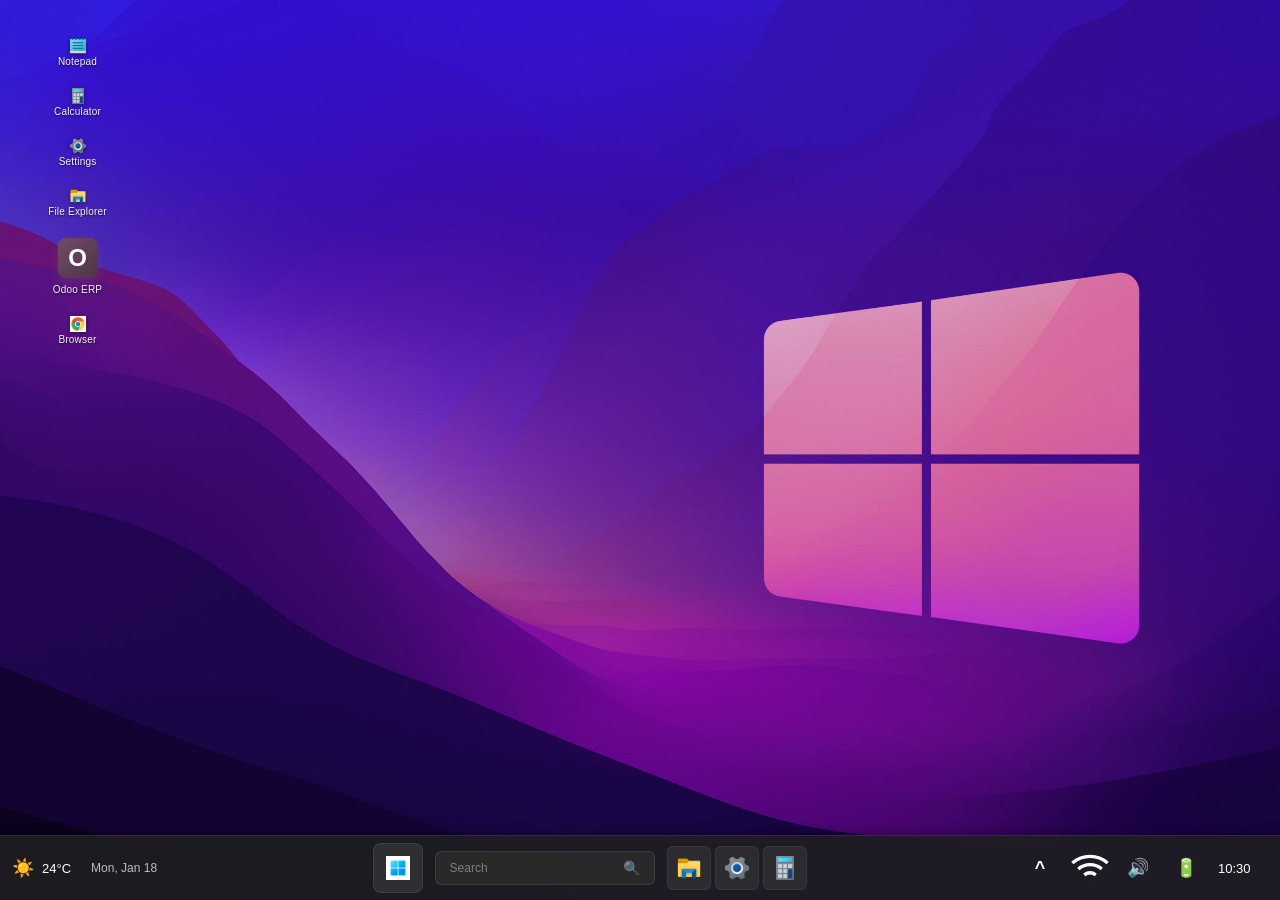
<file: index.html>
<!DOCTYPE html>
<html lang="en">

<head>
    <meta charset="UTF-8">
    <meta name="viewport" content="width=device-width, initial-scale=1.0">
    <title>Windows 11 Desktop</title>
    <link rel="stylesheet" href="style.css">
</head>

<body>
    <!-- Desktop Background -->
    <div id="desktop" class="desktop">
        <!-- Desktop Icons -->
        <div class="desktop-icons">
            <div class="desktop-icon" data-app="notepad">
                <img src="asset/Notepad.png" alt="Notepad">
                <p>Notepad</p>
            </div>

            <div class="desktop-icon" data-app="calculator">
                <img src="asset/Calculator.png" alt="Calculator">
                <p>Calculator</p>
            </div>

            <div class="desktop-icon" data-app="settings">
                <img src="asset/settings_icon.png" alt="Settings">
                <p>Settings</p>
            </div>

            <div class="desktop-icon" data-app="file-explorer">
                <img src="asset/File-Explorer.png" alt="File Explorer">
                <p>File Explorer</p>
            </div>

            <div class="desktop-icon" data-app="odoo">
                <div class="odoo-icon-wrapper">O</div>
                <p>Odoo ERP</p>
            </div>

            <div class="desktop-icon" data-app="browser">
                <img src="asset/chrome.jpg" alt="Browser">
                <p>Browser</p>
            </div>
        </div>
    </div>

    <!-- Taskbar -->
    <div class="taskbar">
        <!-- Left side: Weather, Temperature, Date, Time -->
        <div class="taskbar-left">
            <div class="weather-widget">
                <span class="weather-icon">☀️</span>
                <span class="temp-display">24°C</span>
            </div>
            <div class="date-widget">
                <span class="date-display">Mon, Jan 18</span>
            </div>
        </div>

        <!-- Center: App Launcher -->
        <div class="taskbar-center">
            <button class="app-launcher-btn" id="app-launcher-btn">
                <img src="asset/windows.png" alt="Apps" class="app-launcher-icon">
            </button>

            <!-- Search Bar -->
            <div class="taskbar-search">
                <input type="text" id="taskbar-search-input" placeholder="Search" class="search-input">
                <span class="search-icon">🔍</span>
            </div>

            <!-- Pinned Applications -->
            <div class="taskbar-pinned-apps">
                <button class="pinned-app" data-app="file-explorer" title="File Explorer">
                    <img src="asset/File-Explorer.png" alt="File Explorer">
                </button>
                <button class="pinned-app" data-app="settings" title="Settings">
                    <img src="asset/settings_icon.png" alt="Settings">
                </button>
                <button class="pinned-app" data-app="calculator" title="Calculator">
                    <img src="asset/Calculator.png" alt="Calculator">
                </button>
            </div>
        </div>

        <!-- Right side: System tray, Control icons, Time -->
        <div class="taskbar-right">
            <button class="show-desktop-btn" title="Show Desktop">^</button>
            <div class="system-controls">
                <button class="control-icon" title="Wi-Fi">
                    <svg class="wifi-icon" viewBox="0 0 24 24" fill="none" stroke="currentColor" stroke-width="2">
                        <path d="M5 12.55a11 11 0 0 1 14.08 0M1.42 9a16 16 0 0 1 21.16 0M8.53 16.11a6 6 0 0 1 6.94 0" />
                        <line x1="12" y1="20" x2="12.01" y2="20" />
                    </svg>
                </button>
                <button class="control-icon" title="Volume">🔊</button>
                <button class="control-icon" title="Battery">🔋</button>
            </div>
            <div class="time-widget">
                <span class="time-display" id="clock">10:30</span>
            </div>
        </div>
    </div>

    <!-- Application Windows Container -->
    <div id="windows-container"></div>

    <!-- Start Menu (Hidden by default) -->
    <div id="start-menu" class="start-menu hidden">
        <div class="start-menu-content">
            <div class="start-menu-search">
                <input type="text" placeholder="Type here to search" id="start-search">
            </div>
            <div class="start-menu-apps" id="start-menu-apps">
                <div class="start-menu-item" data-app="notepad">📝 Notepad</div>
                <div class="start-menu-item" data-app="calculator">🧮 Calculator</div>
                <div class="start-menu-item" data-app="settings">⚙️ Settings</div>
                <div class="start-menu-item" data-app="file-explorer">📁 File Explorer</div>
                <div class="start-menu-item" data-app="odoo">💜 Odoo ERP</div>
                <div class="start-menu-item" data-app="browser">🌐 Browser</div>
            </div>
        </div>
    </div>

    <!-- Notification Container -->
    <div id="notifications-container" class="notifications-container"></div>

    <!-- Widgets Panel -->
    <div id="widgets-panel" class="widgets-panel hidden">
        <div class="widgets-header">Quick Settings</div>
        <div class="widgets-content">
            <div class="widget-item">
                <label>Wi-Fi</label>
                <div class="widget-toggle active" data-widget="wifi"></div>
            </div>
            <div class="widget-item">
                <label>Bluetooth</label>
                <div class="widget-toggle" data-widget="bluetooth"></div>
            </div>
            <div class="widget-item">
                <label>Brightness</label>
                <input type="range" class="widget-slider" min="0" max="100" value="80" data-widget="brightness">
            </div>
            <div class="widget-item">
                <label>Volume</label>
                <input type="range" class="widget-slider" min="0" max="100" value="50" data-widget="volume">
            </div>
        </div>
    </div>

    <!-- Developer Info Pop-up Modal -->
    <div id="developerModal" class="developer-modal">
        <div class="modal-backdrop"></div>
        <div class="modal-content">
            <div class="modal-header">
                <h2>Developer Information</h2>
                <button class="modal-close-btn" id="modalCloseBtn">&times;</button>
            </div>

            <div class="modal-body">
                <div class="developer-title">👨‍💻 Sangeerth BS</div>
                <div class="developer-description">
                    Odoo Developer | Business Process Automation | ERP Expert
                </div>

                <div class="developer-info">
                    <p><strong>📧 Email:</strong> sankeerthbs924@gmail.com</p>
                    <p><strong>💼 LinkedIn:</strong> linkedin.com/in/sangeerth-bs</p>
                    <p><strong>🐙 GitHub:</strong> github.com/Hackersbs</p>
                    <p><strong>🌐 Portfolio:</strong> sangeerth.dev</p>
                </div>

                <div class="developer-info">
                    <p style="margin: 0;">
                        <strong>Expertise:</strong><br>
                        • Odoo Framework (v14/15/16/17/18)<br>
                        • Python Development (Odoo Modules)<br>
                        • XML & QWeb (UI/Reporting)<br>
                        • Linux Administration
                    </p>
                </div>
            </div>

            <div class="modal-footer">
                <button class="modal-button btn-portfolio" id="viewPortfolioBtn">
                    View Full Portfolio
                </button>
                <button class="modal-button btn-cancel" id="cancelModalBtn">
                    Cancel
                </button>
            </div>
        </div>
    </div>

    <script src="script.js"></script>
</body>

</html>
</file>
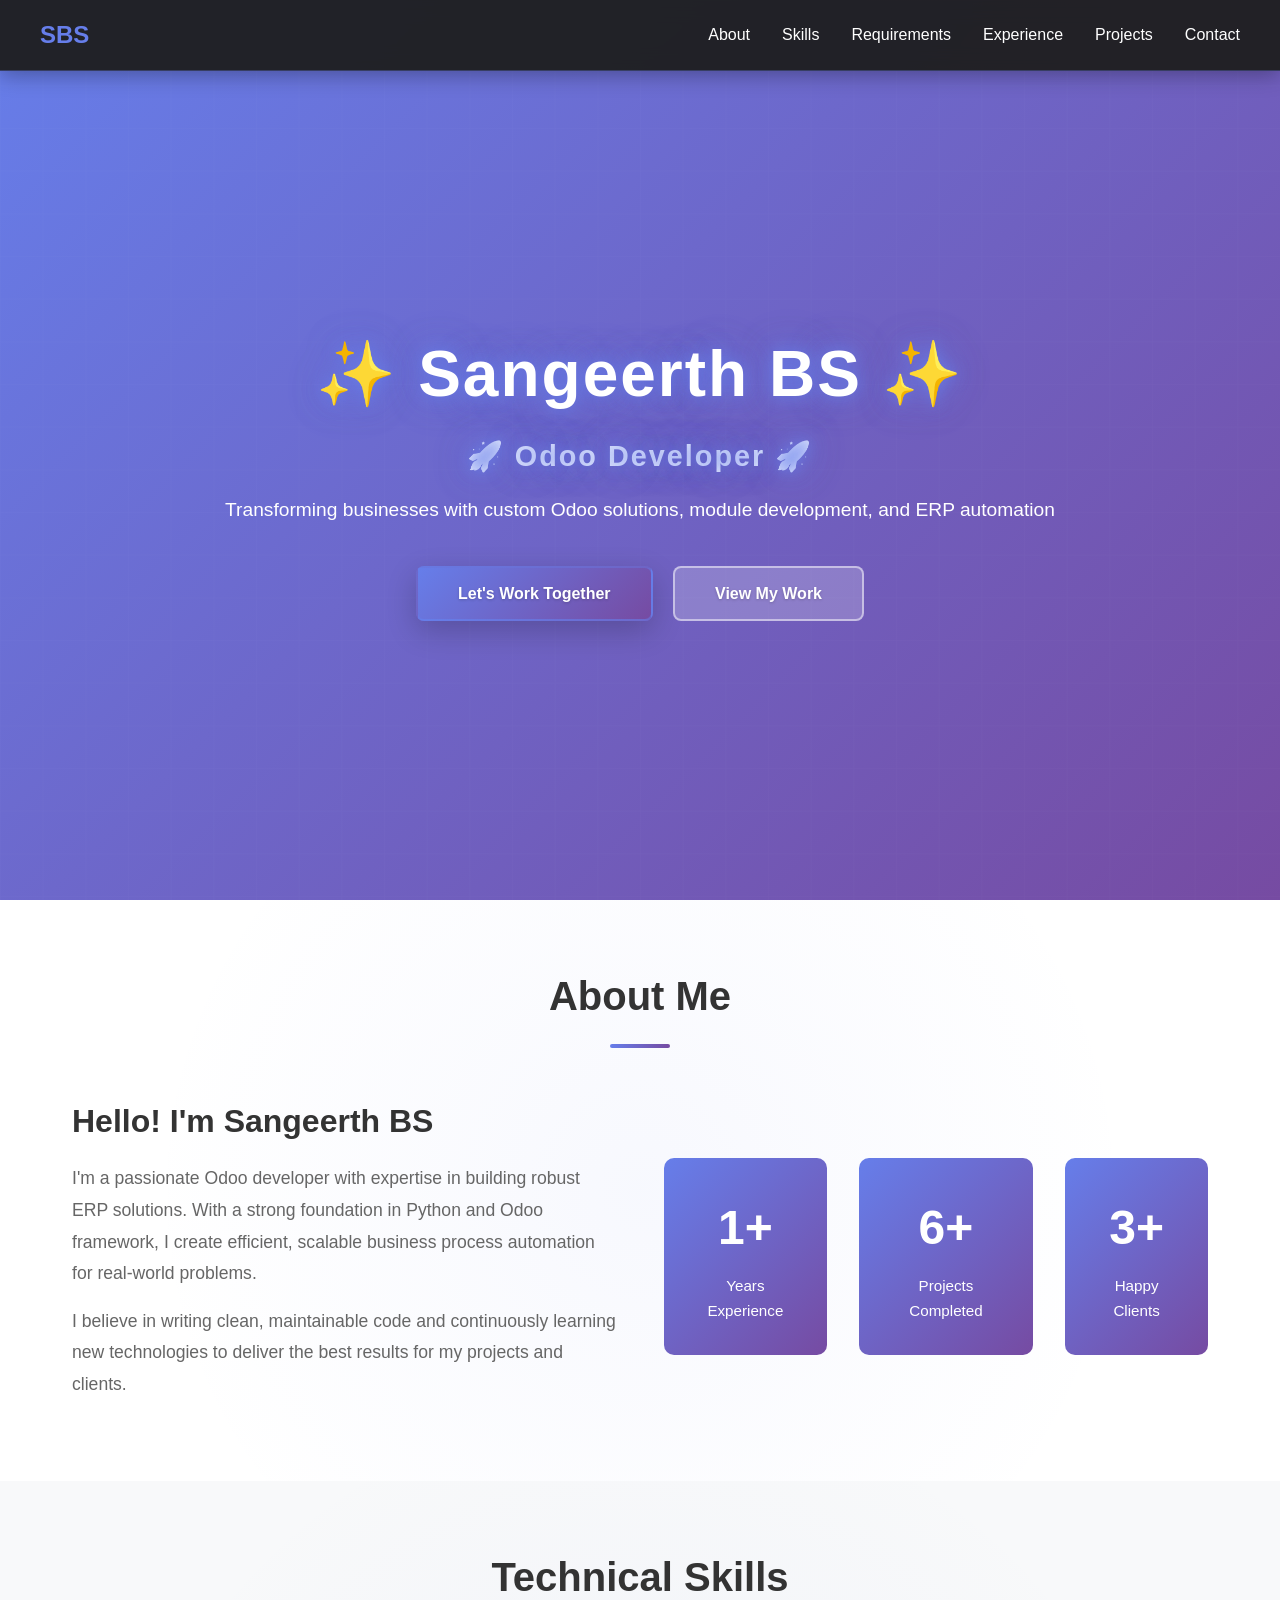
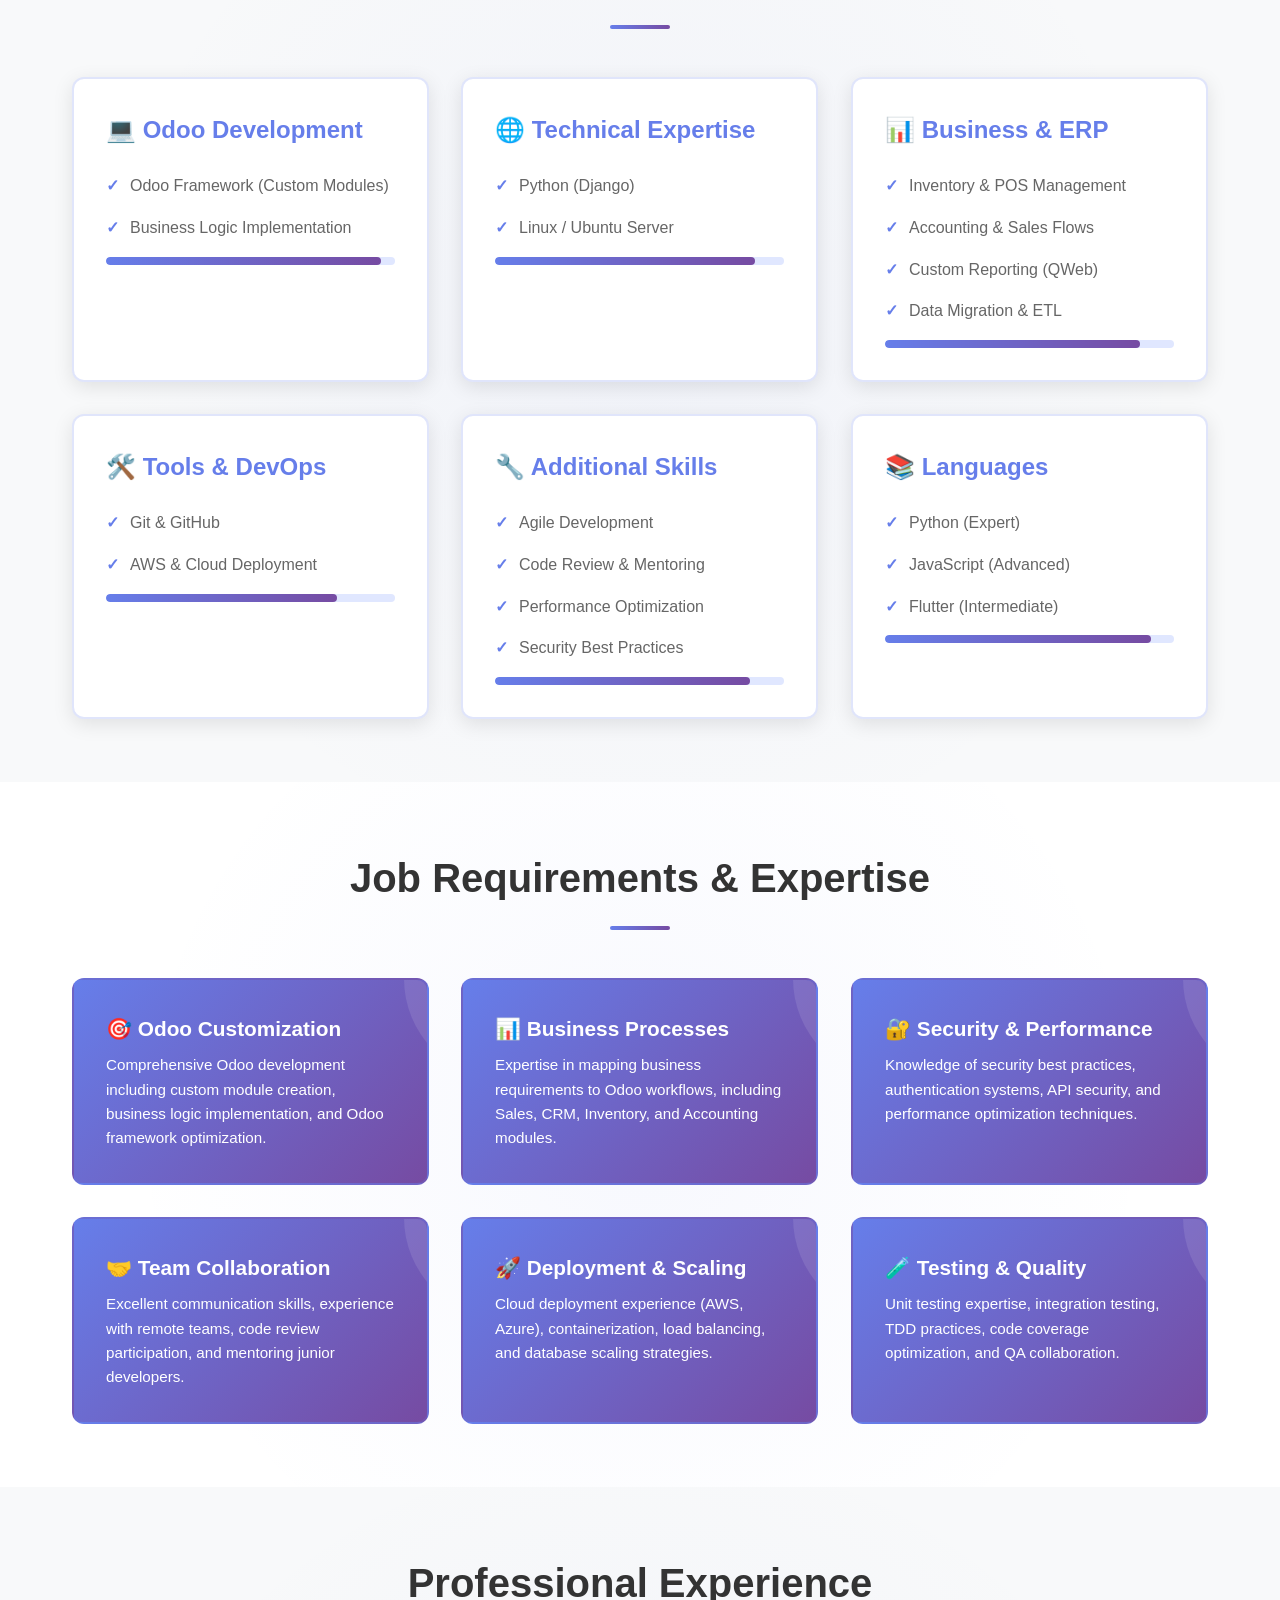
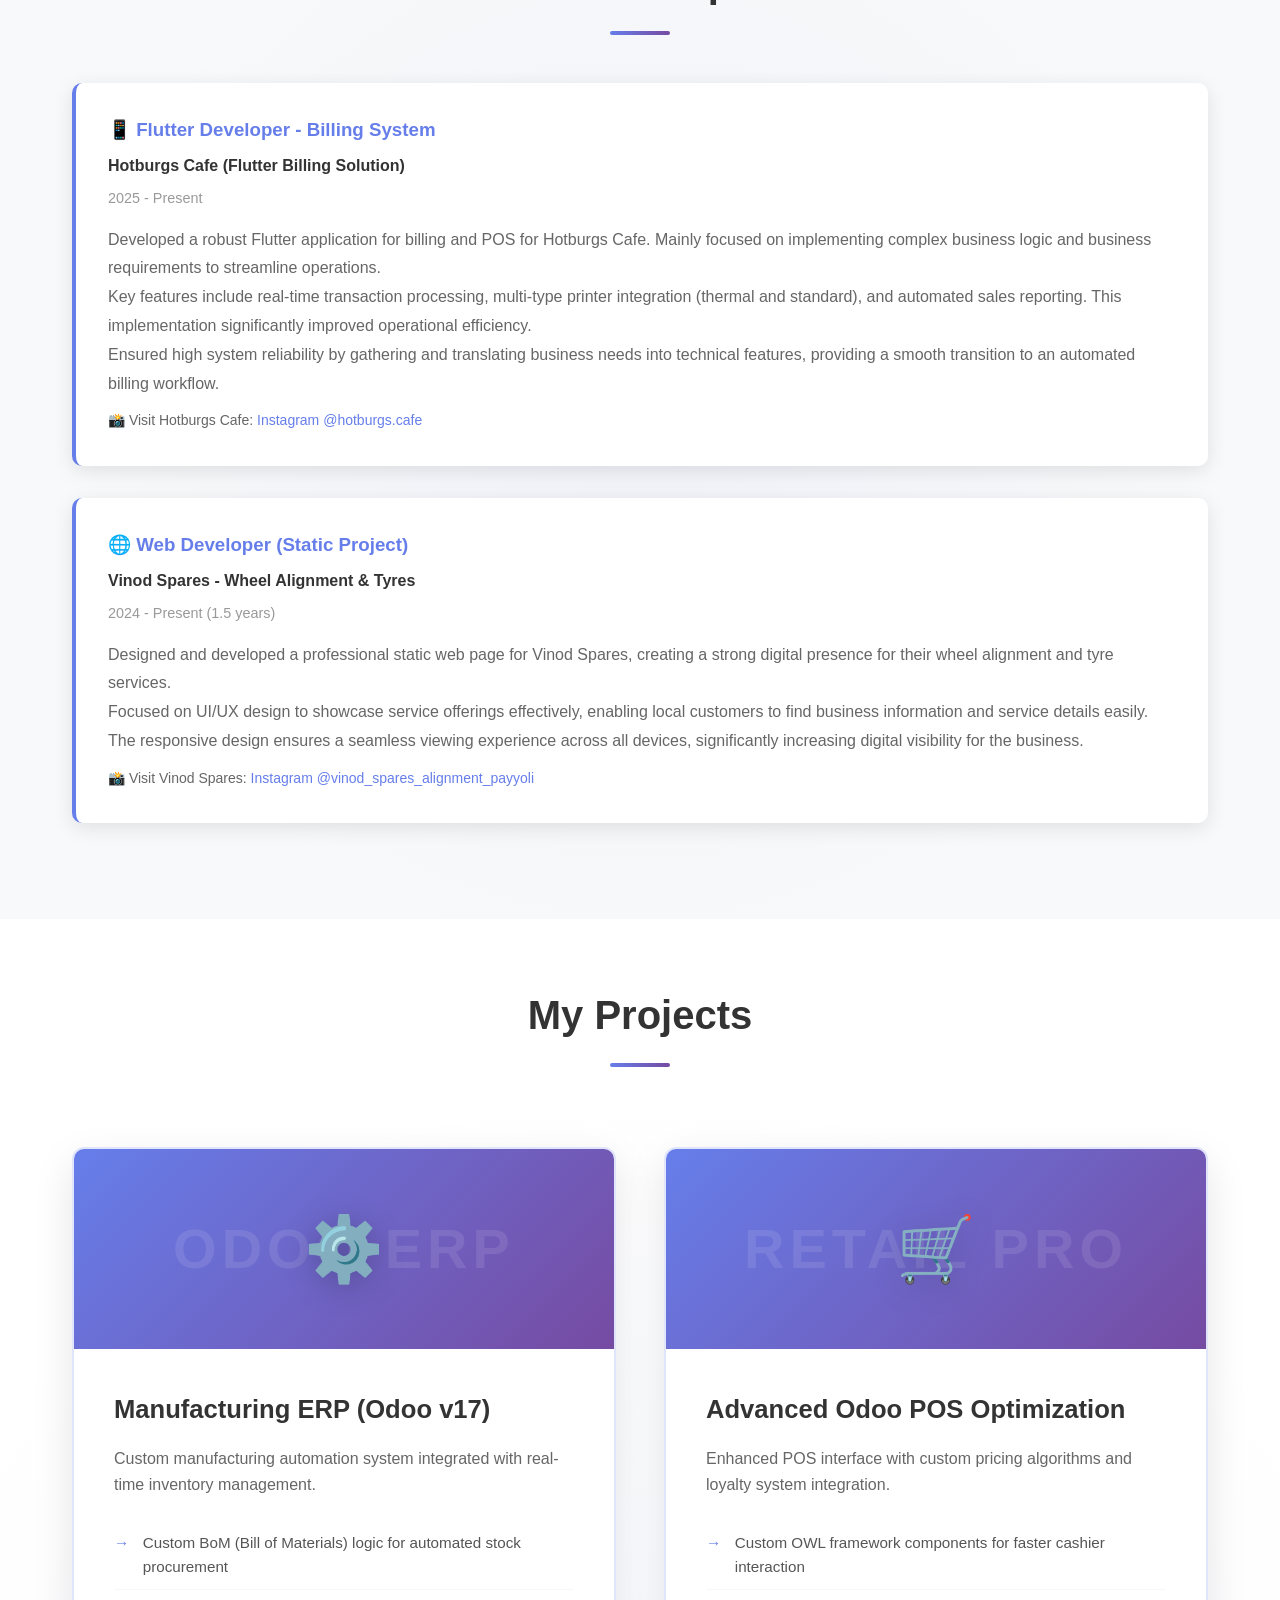
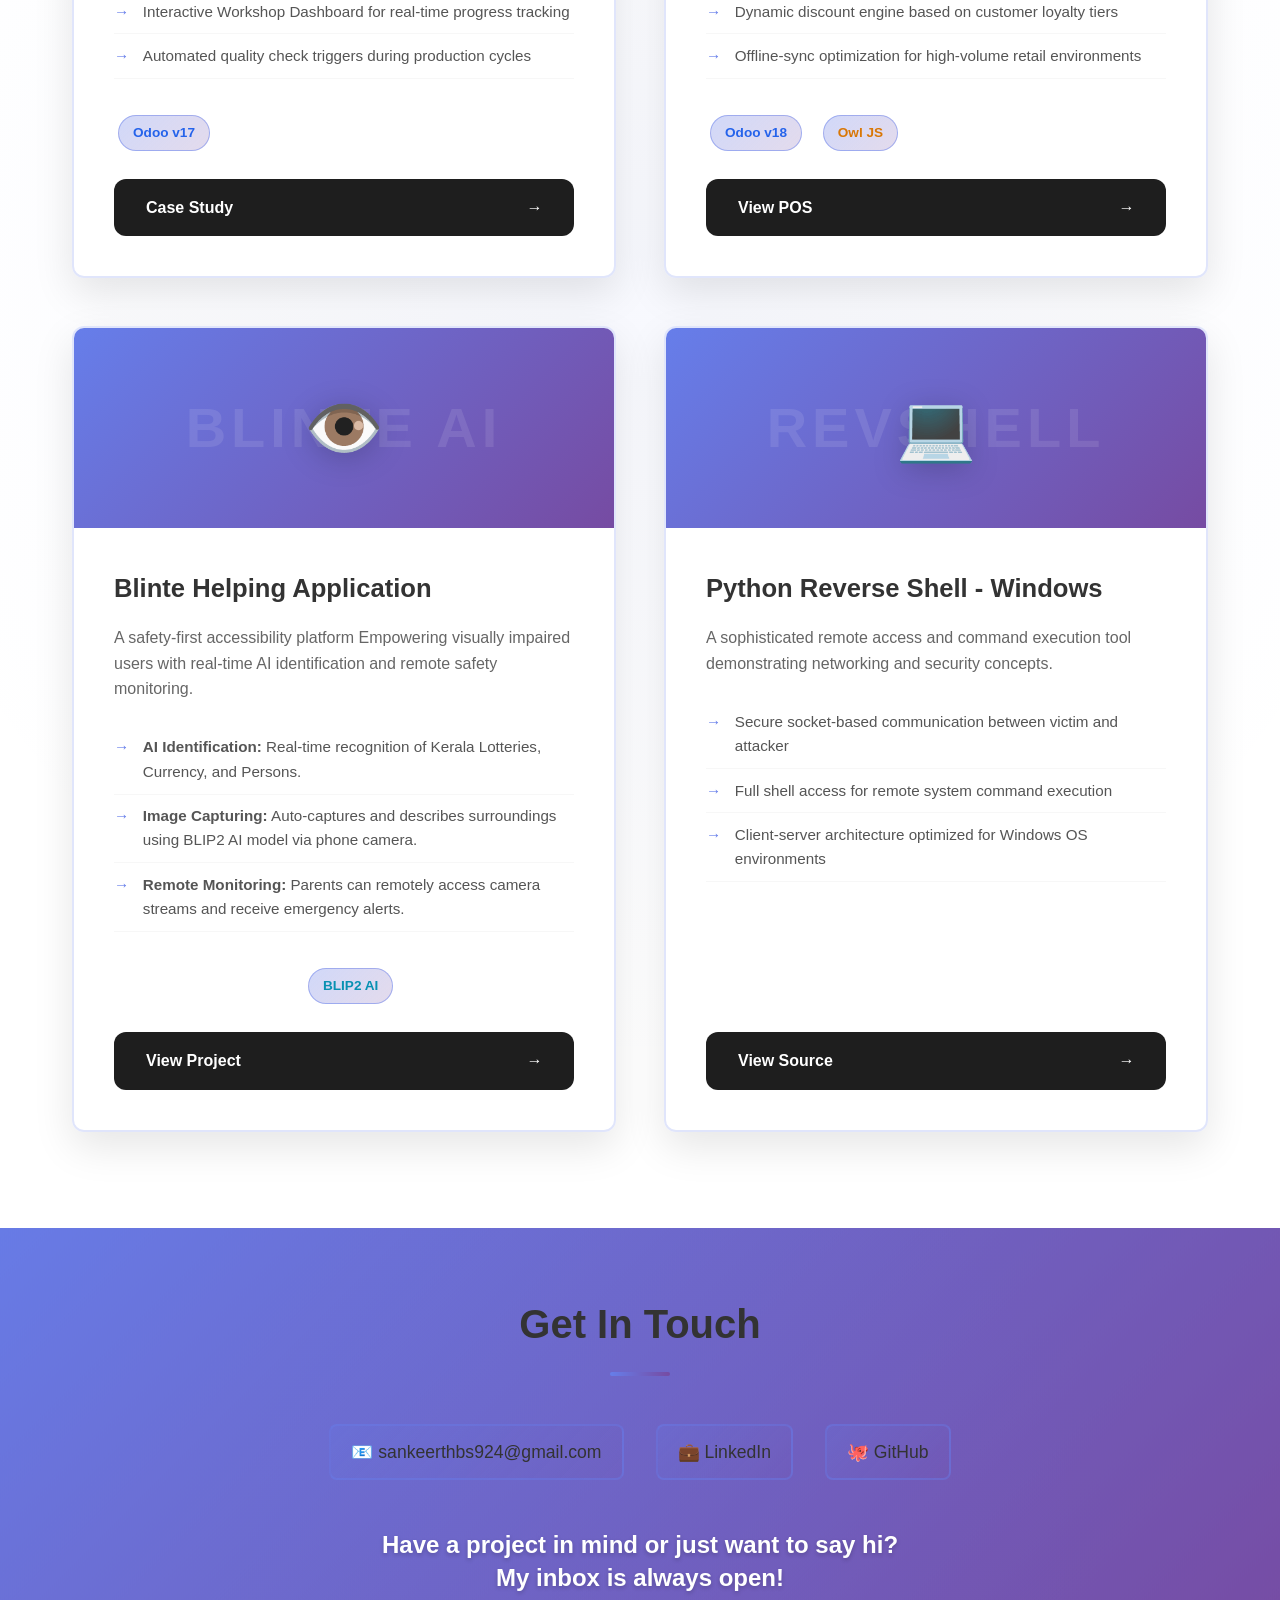
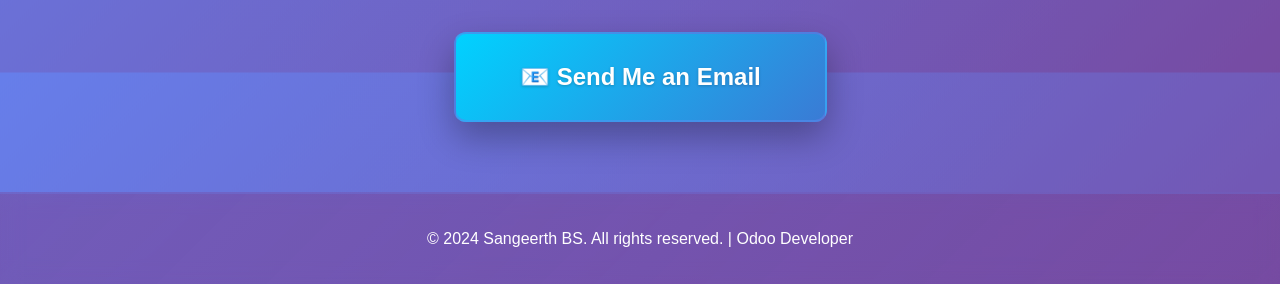
<file: Portfolio/Portfolio.html>
<!DOCTYPE html>
<html lang="en">

<head>
    <!-- Meta Tags for SEO and Professional Display -->
    <meta charset="UTF-8">
    <meta name="viewport" content="width=device-width, initial-scale=1.0">
    <meta name="description"
        content="Sangeerth BS - Professional Odoo Developer Portfolio. Experienced in Odoo customization, module development, and ERP solutions.">
    <meta name="keywords" content="Odoo, Odoo Developer, ERP, Python, Business Automation, Portfolio">
    <meta name="author" content="Sangeerth BS">
    <meta name="robots" content="index, follow">
    <meta property="og:title" content="Sangeerth BS - Odoo Developer">
    <meta property="og:description"
        content="Professional portfolio showcasing expertise in Odoo development and ERP implementations">
    <meta property="og:type" content="website">

    <title>Sangeerth BS - Odoo Developer Portfolio</title>
    <link rel="stylesheet" href="portfolio-styles.css">
</head>

<body>
    <!-- Navigation Bar -->
    <nav class="navbar">
        <div class="nav-container">
            <div class="logo">SBS</div>
            <ul class="nav-menu">
                <li><a href="#about" class="nav-link">About</a></li>
                <li><a href="#skills" class="nav-link">Skills</a></li>
                <li><a href="#requirements" class="nav-link">Requirements</a></li>
                <li><a href="#experience" class="nav-link">Experience</a></li>
                <li><a href="#projects" class="nav-link">Projects</a></li>
                <li><a href="#contact" class="nav-link">Contact</a></li>
            </ul>
        </div>
    </nav>

    <!-- Hero Section -->
    <section class="hero">
        <div class="hero-content">
            <h1 class="hero-title glow-text">✨ Sangeerth BS ✨</h1>
            <p class="hero-subtitle glow-text">🚀 Odoo Developer 🚀</p>
            <p class="hero-description">
                Transforming businesses with custom Odoo solutions, module development, and ERP automation
            </p>
            <div class="hero-buttons">
                <a href="#contact" class="btn btn-primary" data-3d="true">Let's Work Together</a>
                <a href="#projects" class="btn btn-secondary" data-3d="true">View My Work</a>
            </div>
        </div>
    </section>

    <!-- About Section -->
    <section id="about" class="section about-section">
        <div class="container">
            <h2 class="section-title">About Me</h2>
            <div class="about-content">
                <div class="about-text">
                    <h3>Hello! I'm Sangeerth BS</h3>
                    <p>
                        I'm a passionate Odoo developer with expertise in building robust ERP solutions.
                        With a strong foundation in Python and Odoo framework, I create
                        efficient, scalable business process automation for real-world problems.
                    </p>
                    <p>
                        I believe in writing clean, maintainable code and continuously learning new technologies
                        to deliver the best results for my projects and clients.
                    </p>
                </div>
                <div class="about-stats">
                    <div class="stat-card">
                        <h4>1+</h4>
                        <p>Years Experience</p>
                    </div>
                    <div class="stat-card">
                        <h4>6+</h4>
                        <p>Projects Completed</p>
                    </div>
                    <div class="stat-card">
                        <h4>3+</h4>
                        <p>Happy Clients</p>
                    </div>
                </div>
            </div>
        </div>
    </section>

    <!-- Skills Section -->
    <section id="skills" class="section skills-section">
        <div class="container">
            <h2 class="section-title">Technical Skills</h2>
            <div class="skills-grid">
                <div class="skill-card">
                    <h3>💻 Odoo Development</h3>
                    <ul class="skill-list">
                        <li>Odoo Framework (Custom Modules)</li>
                        <li>Business Logic Implementation</li>
                    </ul>
                    <div class="skill-bar">
                        <div class="skill-bar-fill" style="width: 95%;"></div>
                    </div>
                </div>

                <div class="skill-card">
                    <h3>🌐 Technical Expertise</h3>
                    <ul class="skill-list">
                        <li>Python (Django)</li>
                        <li>Linux / Ubuntu Server</li>
                    </ul>
                    <div class="skill-bar">
                        <div class="skill-bar-fill" style="width: 90%;"></div>
                    </div>
                </div>

                <div class="skill-card">
                    <h3>📊 Business & ERP</h3>
                    <ul class="skill-list">
                        <li>Inventory & POS Management</li>
                        <li>Accounting & Sales Flows</li>
                        <li>Custom Reporting (QWeb)</li>
                        <li>Data Migration & ETL</li>
                    </ul>
                    <div class="skill-bar">
                        <div class="skill-bar-fill" style="width: 88%;"></div>
                    </div>
                </div>

                <div class="skill-card">
                    <h3>🛠️ Tools & DevOps</h3>
                    <ul class="skill-list">
                        <li>Git & GitHub</li>
                        <li>AWS & Cloud Deployment</li>
                    </ul>
                    <div class="skill-bar">
                        <div class="skill-bar-fill" style="width: 80%;"></div>
                    </div>
                </div>

                <div class="skill-card">
                    <h3>🔧 Additional Skills</h3>
                    <ul class="skill-list">
                        <li>Agile Development</li>
                        <li>Code Review & Mentoring</li>
                        <li>Performance Optimization</li>
                        <li>Security Best Practices</li>
                    </ul>
                    <div class="skill-bar">
                        <div class="skill-bar-fill" style="width: 88%;"></div>
                    </div>
                </div>

                <div class="skill-card">
                    <h3>📚 Languages</h3>
                    <ul class="skill-list">
                        <li>Python (Expert)</li>
                        <li>JavaScript (Advanced)</li>
                        <li>Flutter (Intermediate)</li>
                    </ul>
                    <div class="skill-bar">
                        <div class="skill-bar-fill" style="width: 92%;"></div>
                    </div>
                </div>
            </div>
        </div>
    </section>

    <!-- Job Requirements Section -->
    <section id="requirements" class="section requirements-section">
        <div class="container">
            <h2 class="section-title">Job Requirements & Expertise</h2>
            <div class="requirements-grid">
                <div class="requirement-card">
                    <h4>🎯 Odoo Customization</h4>
                    <p>
                        Comprehensive Odoo development including custom module creation,
                        business logic implementation, and Odoo framework optimization.
                    </p>
                </div>

                <div class="requirement-card">
                    <h4>📊 Business Processes</h4>
                    <p>
                        Expertise in mapping business requirements to Odoo workflows,
                        including Sales, CRM, Inventory, and Accounting modules.
                    </p>
                </div>

                <div class="requirement-card">
                    <h4>🔐 Security & Performance</h4>
                    <p>
                        Knowledge of security best practices, authentication systems,
                        API security, and performance optimization techniques.
                    </p>
                </div>

                <div class="requirement-card">
                    <h4>🤝 Team Collaboration</h4>
                    <p>
                        Excellent communication skills, experience with remote teams,
                        code review participation, and mentoring junior developers.
                    </p>
                </div>

                <div class="requirement-card">
                    <h4>🚀 Deployment & Scaling</h4>
                    <p>
                        Cloud deployment experience (AWS, Azure), containerization,
                        load balancing, and database scaling strategies.
                    </p>
                </div>

                <div class="requirement-card">
                    <h4>🧪 Testing & Quality</h4>
                    <p>
                        Unit testing expertise, integration testing, TDD practices,
                        code coverage optimization, and QA collaboration.
                    </p>
                </div>
            </div>
        </div>
    </section>

    <!-- Experience Section -->
    <section id="experience" class="section experience-section">
        <div class="container">
            <h2 class="section-title">Professional Experience</h2>

            <div class="experience-item">
                <h3>📱 Flutter Developer - Billing System</h3>
                <div class="role">Hotburgs Cafe (Flutter Billing Solution)</div>
                <div class="date">2025 - Present</div>
                <p>
                    Developed a robust Flutter application for billing and POS for Hotburgs Cafe.
                    Mainly focused on implementing complex business logic and business requirements to streamline
                    operations.
                </p>
                <p>
                    Key features include real-time transaction processing, multi-type printer integration (thermal and
                    standard),
                    and automated sales reporting. This implementation significantly improved operational efficiency.
                </p>
                <p>
                    Ensured high system reliability by gathering and translating business needs into technical features,
                    providing a smooth transition to an automated billing workflow.
                </p>
                <p style="margin-top: 10px; font-size: 14px;">
                    📸 Visit Hotburgs Cafe: <a href="https://www.instagram.com/hotburgs.cafe/" target="_blank"
                        rel="noopener noreferrer" style="color: #667eea; text-decoration: none;">Instagram
                        @hotburgs.cafe</a>
                </p>
            </div>

            <div class="experience-item">
                <h3>🌐 Web Developer (Static Project)</h3>
                <div class="role">Vinod Spares - Wheel Alignment & Tyres</div>
                <div class="date">2024 - Present (1.5 years)</div>
                <p>
                    Designed and developed a professional static web page for Vinod Spares,
                    creating a strong digital presence for their wheel alignment and tyre services.
                </p>
                <p>
                    Focused on UI/UX design to showcase service offerings effectively, enabling
                    local customers to find business information and service details easily.
                </p>
                <p>
                    The responsive design ensures a seamless viewing experience across all devices,
                    significantly increasing digital visibility for the business.
                </p>
                <p style="margin-top: 10px; font-size: 14px;">
                    📸 Visit Vinod Spares: <a href="https://www.instagram.com/vinod_spares_alignment_payyoli"
                        target="_blank" rel="noopener noreferrer"
                        style="color: #667eea; text-decoration: none;">Instagram @vinod_spares_alignment_payyoli</a>
                </p>
            </div>
        </div>
    </section>

    <!-- Projects Section -->
    <section id="projects" class="section projects-section">
        <div class="container">
            <h2 class="section-title">My Projects</h2>
            <div class="projects-grid">
                <!-- Project 1: Odoo ERP Implementation -->
                <div class="project-card modern-card">
                    <div class="project-media">
                        <div class="media-overlay">Odoo ERP</div>
                        <div class="project-icon">⚙️</div>
                    </div>
                    <div class="project-content">
                        <h3>Manufacturing ERP (Odoo v17)</h3>
                        <p class="project-excerpt">Custom manufacturing automation system integrated with real-time
                            inventory management.</p>
                        <ul class="project-features">
                            <li>Custom BoM (Bill of Materials) logic for automated stock procurement</li>
                            <li>Interactive Workshop Dashboard for real-time progress tracking</li>
                            <li>Automated quality check triggers during production cycles</li>
                        </ul>
                        <div class="project-footer">
                            <div class="project-tags">
                                <span class="tag tag-odoo">Odoo v17</span>
                                <span class="tag tag-py">Python</span>
                                <span class="tag tag-db">PostgreSQL</span>
                            </div>
                            <a href="https://github.com/Hackersbs" target="_blank" class="project-link-btn">
                                <span>Case Study</span>
                                <i class="btn-arrow">→</i>
                            </a>
                        </div>
                    </div>
                </div>

                <!-- Project 2: POS Optimization -->
                <div class="project-card modern-card">
                    <div class="project-media">
                        <div class="media-overlay">Retail Pro</div>
                        <div class="project-icon">🛒</div>
                    </div>
                    <div class="project-content">
                        <h3>Advanced Odoo POS Optimization</h3>
                        <p class="project-excerpt">Enhanced POS interface with custom pricing algorithms and loyalty
                            system integration.</p>
                        <ul class="project-features">
                            <li>Custom OWL framework components for faster cashier interaction</li>
                            <li>Dynamic discount engine based on customer loyalty tiers</li>
                            <li>Offline-sync optimization for high-volume retail environments</li>
                        </ul>
                        <div class="project-footer">
                            <div class="project-tags">
                                <span class="tag tag-odoo">Odoo v18</span>
                                <span class="tag tag-js">Owl JS</span>
                                <span class="tag tag-ui">UI/UX</span>
                            </div>
                            <a href="https://github.com/Hackersbs" target="_blank" class="project-link-btn">
                                <span>View POS</span>
                                <i class="btn-arrow">→</i>
                            </a>
                        </div>
                    </div>
                </div>

                <!-- Project 3: Blinte Helping Application -->
                <div class="project-card modern-card">
                    <div class="project-media">
                        <div class="media-overlay">Blinte AI</div>
                        <div class="project-icon">👁️</div>
                    </div>
                    <div class="project-content">
                        <h3>Blinte Helping Application</h3>
                        <p class="project-excerpt">A safety-first accessibility platform Empowering visually impaired
                            users with real-time AI identification and remote safety monitoring.</p>
                        <ul class="project-features">
                            <li><strong>AI Identification:</strong> Real-time recognition of Kerala Lotteries, Currency,
                                and Persons.</li>
                            <li><strong>Image Capturing:</strong> Auto-captures and describes surroundings using BLIP2
                                AI model via phone camera.</li>
                            <li><strong>Remote Monitoring:</strong> Parents can remotely access camera streams and
                                receive emergency alerts.</li>
                        </ul>
                        <div class="project-footer">
                            <div class="project-tags">
                                <span class="tag tag-py">Django</span>
                                <span class="tag tag-ui">Flutter</span>
                                <span class="tag tag-ai">BLIP2 AI</span>
                                <span class="tag tag-db">NoSQL</span>
                            </div>
                            <a href="https://github.com/Hackersbs" target="_blank" class="project-link-btn">
                                <span>View Project</span>
                                <i class="btn-arrow">→</i>
                            </a>
                        </div>
                    </div>
                </div>

                <!-- Project 4: Python Reverse Shell -->
                <div class="project-card modern-card">
                    <div class="project-media">
                        <div class="media-overlay">RevShell</div>
                        <div class="project-icon">💻</div>
                    </div>
                    <div class="project-content">
                        <h3>Python Reverse Shell - Windows</h3>
                        <p class="project-excerpt">A sophisticated remote access and command execution tool
                            demonstrating networking and security concepts.</p>
                        <ul class="project-features">
                            <li>Secure socket-based communication between victim and attacker</li>
                            <li>Full shell access for remote system command execution</li>
                            <li>Client-server architecture optimized for Windows OS environments</li>
                        </ul>
                        <div class="project-footer">
                            <div class="project-tags">
                                <span class="tag tag-py">Python</span>
                                <span class="tag tag-db">Sockets</span>
                                <span class="tag tag-ui">Networking</span>
                            </div>
                            <a href="https://github.com/Hackersbs" target="_blank" class="project-link-btn btn-cyber">
                                <span>View Source</span>
                                <i class="btn-arrow">→</i>
                            </a>
                        </div>
                    </div>
                </div>
            </div>
        </div>
    </section>

    <!-- Contact Section -->
    <section id="contact" class="section contact-section">
        <div class="container">
            <h2 class="section-title">Get In Touch</h2>

            <div class="contact-links">
                <a href="mailto:sankeerthbs924@gmail.com" class="contact-link">
                    📧 sankeerthbs924@gmail.com
                </a>
                <a href="https://linkedin.com" class="contact-link" target="_blank" rel="noopener noreferrer">
                    💼 LinkedIn
                </a>
                <a href="https://github.com/Hackersbs" class="contact-link" target="_blank" rel="noopener noreferrer">
                    🐙 GitHub
                </a>
            </div>

            <div class="contact-cta">
                <p class="contact-text">Have a project in mind or just want to say hi? <br>My inbox is always open!</p>
                <div class="contact-btn-wrapper">
                    <a href="https://mail.google.com/mail/?view=cm&fs=1&to=sankeerthbs924@gmail.com" target="_blank"
                        class="btn btn-primary contact-main-btn">
                        📧 Send Me an Email
                    </a>
                </div>
            </div>
        </div>
    </section>

    <!-- Footer -->
    <footer class="footer">
        <div class="container">
            <p>&copy; 2024 Sangeerth BS. All rights reserved. | Odoo Developer</p>
        </div>
    </footer>

    <!-- External JavaScript -->
    <script src="portfolio-script.js"></script>
</body>

</html>
</file>
<file: style.css>
* {
    margin: 0;
    padding: 0;
    box-sizing: border-box;
}

html {
    width: 100%;
    height: 100%;
    overflow: hidden;
    min-height: 100vh;
    min-width: 100vw;
}

body {
    font-family: 'Segoe UI', Tahoma, Geneva, Verdana, sans-serif;
    overflow: hidden;
    background-image: url('asset/wallpapersd.jpg');
    background-size: cover;
    background-position: center;
    background-repeat: no-repeat;
    background-attachment: fixed;
    background-color: #000;
    height: 100vh;
    width: 100vw;
    margin: 0;
    padding: 0;
    position: fixed;
    top: 0;
    left: 0;
    perspective: 1000px;
    /* Responsive background optimization */
    -webkit-background-size: cover;
    -moz-background-size: cover;
    -o-background-size: cover;
    background-clip: border-box;
    -webkit-background-clip: border-box;
}

/* 3D Transforms */
body {
    transform-style: preserve-3d;
}

/* Desktop */
.desktop {
    width: 100%;
    height: calc(100vh - 60px);
    padding: 0;
    overflow: hidden;
    background: transparent;
    display: flex;
    flex-direction: column;
}

/* VS Code-like Top Navigation Bar */
.desktop::before {
    content: '';
    display: none;
}

.desktop-icons {
    display: grid;
    grid-template-columns: repeat(auto-fit, minmax(45px, 1fr));
    gap: 8px;
    padding: 15px;
    height: auto;
    overflow: hidden;
    max-height: calc(100vh - 60px);
    align-content: start;
}

.desktop-icon {
    display: flex;
    flex-direction: column;
    align-items: center;
    gap: 2px;
    padding: 3px;
    cursor: pointer;
    border-radius: 6px;
    transition: all 0.15s ease;
    user-select: none;
    text-decoration: none;
}

.desktop-icon:hover {
    background-color: rgba(255, 255, 255, 0.12);
    transform: scale(1.03);
}

.desktop-icon:active {
    background-color: rgba(255, 255, 255, 0.2);
    transform: scale(0.97);
}

.desktop-icon img {
    width: 16px;
    height: 16px;
    filter: drop-shadow(0 1px 2px rgba(0, 0, 0, 0.4));
}

.desktop-icon p {
    color: rgba(255, 255, 255, 0.95);
    font-size: 7px;
    text-align: center;
    text-shadow: 0 1px 2px rgba(0, 0, 0, 0.7);
    word-break: break-word;
    max-width: 40px;
    line-height: 1.1;
    font-weight: 400;
    letter-spacing: 0.2px;
}

/* Taskbar */
/* Taskbar - Windows 11 Style */
.taskbar {
    position: fixed;
    bottom: 0;
    left: 0;
    right: 0;
    height: 60px;
    background: rgba(32, 32, 32, 0.85);
    border-top: 1px solid rgba(255, 255, 255, 0.08);
    display: flex;
    align-items: center;
    justify-content: space-between;
    padding: 0 15px;
    backdrop-filter: blur(20px);
    -webkit-backdrop-filter: blur(20px);
    z-index: 100;
    box-shadow: 0 -2px 10px rgba(0, 0, 0, 0.3);
}

/* Left side: Weather and Date */
.taskbar-left {
    display: flex;
    align-items: center;
    gap: 20px;
    flex: 0 0 auto;
}

.weather-widget {
    display: flex;
    align-items: center;
    gap: 8px;
    color: white;
    font-size: 13px;
}

.weather-icon {
    font-size: 18px;
}

.temp-display {
    font-weight: 500;
}

.date-widget {
    display: flex;
    align-items: center;
    color: rgba(255, 255, 255, 0.7);
    font-size: 12px;
}

.date-display {
    font-weight: 500;
}

/* Center: App Launcher */
.taskbar-center {
    display: flex;
    align-items: center;
    justify-content: center;
    flex: 1;
    gap: 12px;
}

.app-launcher-btn {
    width: 48px;
    height: 48px;
    background: rgba(60, 60, 60, 0.6);
    border: 1px solid rgba(255, 255, 255, 0.08);
    border-radius: 8px;
    cursor: pointer;
    display: flex;
    align-items: center;
    justify-content: center;
    transition: all 0.2s;
}

.app-launcher-btn:hover {
    background: rgba(80, 80, 80, 0.8);
    border-color: rgba(255, 255, 255, 0.12);
}

.app-launcher-btn:active {
    transform: scale(0.95);
}

.app-launcher-icon {
    width: 24px;
    height: 24px;
}

/* Taskbar Search Bar */
.taskbar-search {
    display: flex;
    align-items: center;
    gap: 8px;
    background: rgba(45, 45, 45, 0.8);
    border: 1px solid rgba(255, 255, 255, 0.08);
    border-radius: 6px;
    padding: 6px 12px;
    min-width: 200px;
    transition: all 0.2s;
}

.taskbar-search:focus-within {
    background: rgba(60, 60, 60, 0.9);
    border-color: rgba(0, 180, 255, 0.5);
}

.search-input {
    flex: 1;
    background: transparent;
    border: none;
    color: white;
    font-size: 12px;
    outline: none;
}

.search-input::placeholder {
    color: rgba(255, 255, 255, 0.4);
}

.search-icon {
    font-size: 14px;
    color: rgba(255, 255, 255, 0.6);
}

/* Pinned Applications */
.taskbar-pinned-apps {
    display: flex;
    gap: 4px;
    align-items: center;
}

.pinned-app {
    width: 40px;
    height: 40px;
    background: rgba(60, 60, 60, 0.5);
    border: 1px solid rgba(255, 255, 255, 0.06);
    border-radius: 6px;
    cursor: pointer;
    display: flex;
    align-items: center;
    justify-content: center;
    transition: all 0.2s;
    overflow: hidden;
}

.pinned-app img {
    width: 24px;
    height: 24px;
}

.pinned-app:hover {
    background: rgba(80, 80, 80, 0.7);
    border-color: rgba(255, 255, 255, 0.1);
    transform: translateY(-2px);
}

.pinned-app:active {
    transform: scale(0.92);
}

/* Right side: System controls and time */
.taskbar-right {
    display: flex;
    align-items: center;
    gap: 12px;
    flex: 0 0 auto;
}

.system-controls {
    display: flex;
    align-items: center;
    gap: 8px;
}

.control-icon {
    width: 36px;
    height: 36px;
    background: transparent;
    border: none;
    color: white;
    cursor: pointer;
    font-size: 16px;
    display: flex;
    align-items: center;
    justify-content: center;
    border-radius: 6px;
    transition: all 0.2s;
}

.control-icon:hover {
    background: rgba(255, 255, 255, 0.08);
}

.control-icon:active {
    background: rgba(255, 255, 255, 0.12);
}

.time-widget {
    display: flex;
    align-items: center;
    color: white;
    font-size: 13px;
    min-width: 50px;
    text-align: center;
}

.time-display {
    font-weight: 500;
}

.show-desktop-btn {
    width: 36px;
    height: 36px;
    background: transparent;
    border: none;
    color: white;
    font-size: 18px;
    font-weight: bold;
    cursor: pointer;
    display: flex;
    align-items: center;
    justify-content: center;
    border-radius: 6px;
    transition: all 0.2s;
}

.show-desktop-btn:hover {
    background: rgba(255, 255, 255, 0.08);
}

.show-desktop-btn:active {
    transform: scale(0.92);
}

/* Start Menu */

.tray-icon {
    cursor: pointer;
    transition: all 0.2s;
}

.tray-icon:hover {
    transform: scale(1.1);
}

.clock {
    min-width: 40px;
    text-align: right;
}

/* Start Menu */
.start-menu {
    position: fixed;
    bottom: 60px;
    left: 10px;
    width: 400px;
    max-height: 600px;
    background: rgba(32, 32, 32, 0.92);
    border-radius: 12px;
    border: 1px solid rgba(255, 255, 255, 0.1);
    backdrop-filter: blur(30px);
    -webkit-backdrop-filter: blur(30px);
    z-index: 200;
    box-shadow: 0 8px 32px rgba(0, 0, 0, 0.4);
    animation: slideUpMenu 0.4s cubic-bezier(0.34, 1.56, 0.64, 1);
}

@keyframes slideUpMenu {
    from {
        opacity: 0;
        transform: translateY(20px) scale(0.95);
    }

    to {
        opacity: 1;
        transform: translateY(0) scale(1);
    }
}

.start-menu.hidden {
    display: none;
    animation: slideDownMenu 0.4s cubic-bezier(0.34, 1.56, 0.64, 1);
}

@keyframes slideDownMenu {
    from {
        opacity: 1;
        transform: translateY(0) scale(1);
    }

    to {
        opacity: 0;
        transform: translateY(20px) scale(0.95);
    }
}

.start-menu-content {
    padding: 20px;
}

.start-menu-search {
    margin-bottom: 20px;
}

.start-menu-search input {
    width: 100%;
    padding: 10px 15px;
    border: 1px solid rgba(255, 255, 255, 0.2);
    border-radius: 4px;
    background-color: rgba(255, 255, 255, 0.05);
    color: white;
    font-size: 14px;
}

.start-menu-search input::placeholder {
    color: rgba(255, 255, 255, 0.5);
}

.start-menu-apps {
    display: flex;
    flex-direction: column;
    gap: 8px;
}

.start-menu-item {
    padding: 12px 15px;
    color: white;
    cursor: pointer;
    border-radius: 4px;
    transition: all 0.3s cubic-bezier(0.34, 1.56, 0.64, 1);
    font-size: 14px;
}

.start-menu-item:hover {
    background-color: rgba(255, 255, 255, 0.1);
    transform: translateX(4px);
}

.start-menu-item:active {
    background-color: rgba(255, 255, 255, 0.15);
    transform: scale(0.98);
}

/* Application Window */
.app-window {
    position: fixed;
    background: linear-gradient(180deg, rgba(32, 32, 32, 0.82) 0%, rgba(20, 20, 20, 0.82) 100%);
    border: 1px solid rgba(255, 255, 255, 0.12);
    border-radius: 12px;
    box-shadow: 0 24px 64px rgba(0, 0, 0, 0.7), inset 0 1px 0 rgba(255, 255, 255, 0.12);
    min-width: 400px;
    min-height: 300px;
    z-index: 300;
    display: flex;
    flex-direction: column;
    backdrop-filter: blur(40px);
    -webkit-backdrop-filter: blur(40px);
    animation: windowOpen 0.4s cubic-bezier(0.34, 1.56, 0.64, 1);
    max-height: calc(100vh - 70px);
    overflow: hidden;
}

@keyframes windowOpen {
    from {
        opacity: 0;
        transform: scale(0.95) translateY(20px);
    }

    to {
        opacity: 1;
        transform: scale(1) translateY(0);
    }
}

@keyframes windowFocus {
    0% {
        box-shadow: 0 20px 60px rgba(0, 0, 0, 0.6), inset 0 1px 0 rgba(255, 255, 255, 0.1);
    }

    50% {
        box-shadow: 0 20px 80px rgba(0, 120, 212, 0.4), inset 0 1px 0 rgba(255, 255, 255, 0.15);
    }

    100% {
        box-shadow: 0 20px 60px rgba(0, 0, 0, 0.6), inset 0 1px 0 rgba(255, 255, 255, 0.1);
    }
}

.app-window.focused {
    animation: windowFocus 0.4s ease-out !important;
}

.window-titlebar {
    display: flex;
    align-items: center;
    justify-content: space-between;
    padding: 12px 15px;
    background: linear-gradient(90deg, rgba(0, 120, 212, 0.3), rgba(0, 120, 212, 0.1), transparent);
    border-bottom: 1px solid rgba(255, 255, 255, 0.1);
    cursor: move;
    user-select: none;
    transition: all 0.3s ease;
}

.window-titlebar:hover {
    background: linear-gradient(90deg, rgba(0, 120, 212, 0.4), rgba(0, 120, 212, 0.15), transparent);
    border-bottom-color: rgba(255, 255, 255, 0.15);
}

.window-titlebar:active {
    cursor: grabbing;
}

.window-titlebar:active {
    cursor: grabbing;
}

.window-title {
    color: white;
    font-size: 13px;
    font-weight: 500;
}

.window-controls {
    display: flex;
    gap: 8px;
}

.window-btn {
    width: 36px;
    height: 32px;
    border: none;
    background: transparent;
    color: white;
    font-size: 18px;
    cursor: pointer;
    border-radius: 4px;
    transition: all 0.3s cubic-bezier(0.34, 1.56, 0.64, 1);
    display: flex;
    align-items: center;
    justify-content: center;
}

.window-btn:hover {
    background-color: rgba(255, 255, 255, 0.1);
    transform: scale(1.05);
}

.window-btn:active {
    background-color: rgba(255, 255, 255, 0.15);
    transform: scale(0.92);
}

.window-btn.close:hover {
    background-color: #c42b1c;
    color: white;
}

.window-btn.close:active {
    background-color: #a01810;
    transform: scale(0.92);
}

.window-content {
    flex: 1;
    padding: 0;
    color: white;
    overflow-y: auto;
    overflow-x: hidden;
}

.window-content::-webkit-scrollbar {
    width: 8px;
}

.window-content::-webkit-scrollbar-track {
    background: rgba(255, 255, 255, 0.05);
}

.window-content::-webkit-scrollbar-thumb {
    background: rgba(255, 255, 255, 0.2);
    border-radius: 4px;
}

.window-content::-webkit-scrollbar-thumb:hover {
    background: rgba(255, 255, 255, 0.3);
}

/* Notepad UI */
.notepad-container {
    display: flex;
    flex-direction: column;
    height: 100%;
    background-color: white;
    position: relative;
}

.notepad-menu-bar {
    display: flex;
    gap: 0;
    padding: 0;
    margin: 0;
    background-color: #f0f0f0;
    border-bottom: 1px solid #d0d0d0;
    flex-shrink: 0;
}

.notepad-menu {
    padding: 4px 8px;
    background: none;
    border: none;
    color: #000;
    cursor: pointer;
    font-family: 'Segoe UI', sans-serif;
    font-size: 11px;
    transition: all 0.2s;
    border-radius: 0;
    margin: 0;
}

.notepad-menu:hover {
    background-color: #e0e0e0;
}

.notepad-menu:active {
    background-color: #d0d0d0;
}

.notepad-dropdown {
    position: absolute;
    top: 28px;
    left: 0;
    background-color: #f0f0f0;
    border: 1px solid #a0a0a0;
    box-shadow: 1px 1px 3px rgba(0, 0, 0, 0.2);
    min-width: 150px;
    z-index: 1000;
    display: none;
}

.notepad-dropdown.active {
    display: block;
}

.notepad-menu-item {
    padding: 4px 20px;
    color: #000;
    cursor: pointer;
    user-select: none;
    transition: all 0.15s;
    font-family: 'Segoe UI', sans-serif;
    font-size: 11px;
    white-space: nowrap;
}

.notepad-menu-item:hover {
    background-color: #000080;
    color: white;
}

.notepad-menu-divider {
    height: 1px;
    background-color: #c0c0c0;
    margin: 2px 0;
}

.notepad-editor {
    flex: 1;
    display: flex;
    flex-direction: column;
    overflow: hidden;
    padding: 0;
    margin: 0;
}

.notepad-textarea {
    flex: 1;
    padding: 0;
    margin: 0;
    border: none;
    font-family: 'Consolas', 'Courier New', monospace;
    font-size: 11px;
    line-height: 1.5;
    color: #000;
    background-color: white;
    resize: none;
    outline: none;
    word-wrap: normal;
    overflow-wrap: normal;
}

.notepad-textarea::-webkit-scrollbar {
    width: 15px;
    height: 15px;
}

.notepad-textarea::-webkit-scrollbar-track {
    background: #f0f0f0;
}

.notepad-textarea::-webkit-scrollbar-thumb {
    background: #c0c0c0;
    border-radius: 0;
}

.notepad-textarea::-webkit-scrollbar-thumb:hover {
    background: #a0a0a0;
}

.notepad-statusbar {
    padding: 2px 4px;
    background-color: #f0f0f0;
    border-top: 1px solid #d0d0d0;
    font-size: 11px;
    color: #333;
    flex-shrink: 0;
    margin: 0;
}

.notepad-status {
    display: inline-block;
    padding: 2px 4px;
}

.calculator-grid {
    display: grid;
    grid-template-columns: repeat(4, 1fr);
    gap: 8px;
    margin-top: 0;
    padding: 12px;
    height: 100%;
}

.calculator-container {
    display: flex;
    flex-direction: column;
    height: 100%;
    padding: 12px;
    gap: 12px;
    background: linear-gradient(180deg, rgba(32, 32, 32, 0.8), rgba(24, 24, 24, 0.9));
}

.calc-display-panel {
    display: flex;
    flex-direction: column;
    align-items: flex-end;
    background: rgba(20, 20, 20, 0.9);
    border: 1px solid rgba(255, 255, 255, 0.08);
    border-radius: 6px;
    padding: 12px;
    gap: 8px;
    box-shadow: inset 0 2px 8px rgba(0, 0, 0, 0.5);
}

.calc-history {
    font-size: 13px;
    color: rgba(255, 255, 255, 0.5);
    min-height: 18px;
    width: 100%;
    text-align: right;
    font-weight: 400;
}

.calc-display {
    font-size: 28px;
    font-weight: 300;
    color: white;
    text-align: right;
    min-height: 40px;
    width: 100%;
    word-wrap: break-word;
    word-break: break-all;
}

.calc-btn {
    padding: 12px;
    background: linear-gradient(180deg, rgba(60, 60, 60, 0.6), rgba(40, 40, 40, 0.8));
    border: 1px solid rgba(255, 255, 255, 0.06);
    color: white;
    border-radius: 4px;
    cursor: pointer;
    transition: all 0.15s ease;
    font-size: 15px;
    font-weight: 500;
    box-shadow: 0 1px 3px rgba(0, 0, 0, 0.3);
}

.calc-btn:hover {
    background: linear-gradient(180deg, rgba(80, 80, 80, 0.7), rgba(60, 60, 60, 0.9));
    border-color: rgba(255, 255, 255, 0.12);
}

.calc-btn:active {
    background: linear-gradient(180deg, rgba(100, 100, 100, 0.8), rgba(80, 80, 80, 1));
    transform: scale(0.95);
    box-shadow: inset 0 1px 3px rgba(0, 0, 0, 0.5);
}

.calc-btn-memory {
    background: linear-gradient(180deg, rgba(50, 50, 50, 0.5), rgba(30, 30, 30, 0.7));
    border-color: rgba(255, 255, 255, 0.04);
    font-size: 12px;
    color: rgba(255, 255, 255, 0.7);
}

.calc-btn-memory:hover {
    background: linear-gradient(180deg, rgba(70, 70, 70, 0.6), rgba(50, 50, 50, 0.8));
    color: rgba(255, 255, 255, 0.9);
}

.calc-btn-function {
    background: linear-gradient(180deg, rgba(80, 80, 80, 0.6), rgba(60, 60, 60, 0.8));
    border-color: rgba(255, 255, 255, 0.08);
}

.calc-btn-function:hover {
    background: linear-gradient(180deg, rgba(100, 100, 100, 0.7), rgba(80, 80, 80, 0.9));
}

.calc-btn-operation {
    background: linear-gradient(180deg, rgba(0, 120, 212, 0.5), rgba(0, 100, 180, 0.7));
    border-color: rgba(0, 180, 255, 0.2);
    color: rgba(255, 255, 255, 0.95);
    font-weight: 600;
}

.calc-btn-operation:hover {
    background: linear-gradient(180deg, rgba(20, 140, 232, 0.6), rgba(0, 120, 200, 0.8));
    border-color: rgba(0, 200, 255, 0.3);
}

.calc-btn-operation:active {
    background: linear-gradient(180deg, rgba(40, 160, 255, 0.7), rgba(20, 140, 232, 0.9));
}

.calc-btn-zero {
    grid-column: 1 / 3;
}

.calc-btn-equals {
    background: linear-gradient(180deg, rgba(16, 124, 16, 0.6), rgba(10, 100, 10, 0.8));
    border-color: rgba(100, 255, 100, 0.2);
    color: rgba(255, 255, 255, 0.95);
    font-weight: 600;
}

.calc-btn-equals:hover {
    background: linear-gradient(180deg, rgba(30, 150, 30, 0.7), rgba(16, 124, 16, 0.9));
    border-color: rgba(120, 255, 120, 0.3);
}

.calc-btn-equals:active {
    background: linear-gradient(180deg, rgba(50, 180, 50, 0.8), rgba(30, 150, 30, 1));
}

/* Settings Windows 11 Style */
.settings-container {
    display: flex;
    height: 100%;
    background: rgba(20, 20, 20, 0.95);
}

.settings-sidebar {
    width: 200px;
    background: rgba(25, 25, 25, 0.98);
    border-right: 1px solid rgba(255, 255, 255, 0.08);
    display: flex;
    flex-direction: column;
    padding: 12px 0;
    overflow-y: auto;
}

.settings-search {
    padding: 12px 10px;
    margin-bottom: 8px;
}

.settings-search-input {
    width: 100%;
    padding: 8px 12px;
    background: rgba(60, 60, 60, 0.6);
    border: 1px solid rgba(255, 255, 255, 0.08);
    border-radius: 6px;
    color: white;
    font-size: 12px;
    outline: none;
    transition: all 0.2s;
}

.settings-search-input:focus {
    background: rgba(80, 80, 80, 0.8);
    border-color: rgba(0, 180, 255, 0.5);
}

.settings-search-input::placeholder {
    color: rgba(255, 255, 255, 0.4);
}

.settings-nav {
    display: flex;
    flex-direction: column;
    gap: 2px;
    padding: 0 8px;
}

.settings-nav-item {
    display: flex;
    align-items: center;
    gap: 12px;
    padding: 10px 12px;
    color: rgba(255, 255, 255, 0.7);
    cursor: pointer;
    border-radius: 6px;
    transition: all 0.2s;
    font-size: 13px;
}

.settings-nav-item:hover {
    background: rgba(255, 255, 255, 0.08);
    color: white;
}

.settings-nav-item.active {
    background: rgba(0, 120, 212, 0.2);
    color: rgba(0, 200, 255, 1);
    border-left: 3px solid #0078d4;
    padding-left: 9px;
}

.settings-nav-icon {
    font-size: 16px;
}

.settings-main {
    flex: 1;
    display: flex;
    flex-direction: column;
    overflow-y: auto;
    padding: 20px 24px;
}

.settings-category {
    display: block;
}

.settings-category.hidden {
    display: none;
}

.settings-category-title {
    font-size: 20px;
    font-weight: 500;
    color: white;
    margin: 0 0 20px 0;
    padding-bottom: 12px;
    border-bottom: 1px solid rgba(255, 255, 255, 0.08);
}

.settings-group {
    margin-bottom: 24px;
}

.settings-group-title {
    font-size: 13px;
    font-weight: 600;
    color: rgba(255, 255, 255, 0.6);
    margin: 0 0 12px 0;
    text-transform: uppercase;
    letter-spacing: 0.5px;
}

.settings-item {
    padding: 12px 16px;
    background: rgba(45, 45, 45, 0.5);
    border: 1px solid rgba(255, 255, 255, 0.06);
    border-radius: 8px;
    margin-bottom: 8px;
    display: flex;
    justify-content: space-between;
    align-items: center;
    transition: all 0.2s;
}

.settings-item:hover {
    background: rgba(60, 60, 60, 0.6);
    border-color: rgba(255, 255, 255, 0.1);
}

.settings-item-info {
    display: flex;
    flex-direction: column;
    gap: 4px;
    flex: 1;
}

.settings-item-title {
    font-size: 13px;
    color: white;
    font-weight: 500;
}

.settings-item-desc {
    font-size: 11px;
    color: rgba(255, 255, 255, 0.5);
}

.settings-arrow {
    color: rgba(255, 255, 255, 0.4);
    font-size: 16px;
    margin-left: 12px;
}

.settings-slider {
    width: 120px;
    height: 4px;
    border-radius: 2px;
    background: rgba(100, 100, 100, 0.5);
    outline: none;
    -webkit-appearance: none;
    appearance: none;
    cursor: pointer;
}

.settings-slider::-webkit-slider-thumb {
    -webkit-appearance: none;
    appearance: none;
    width: 14px;
    height: 14px;
    background: #0078d4;
    border-radius: 50%;
    cursor: pointer;
    transition: all 0.2s;
}

.settings-slider::-webkit-slider-thumb:hover {
    background: #00a8ff;
    transform: scale(1.2);
}

.settings-slider::-moz-range-thumb {
    width: 14px;
    height: 14px;
    background: #0078d4;
    border: none;
    border-radius: 50%;
    cursor: pointer;
    transition: all 0.2s;
}

.settings-slider::-moz-range-thumb:hover {
    background: #00a8ff;
    transform: scale(1.2);
}

.toggle-switch {
    width: 40px;
    height: 20px;
    background-color: rgba(255, 255, 255, 0.2);
    border-radius: 10px;
    cursor: pointer;
    position: relative;
    transition: background-color 0.3s;
    flex-shrink: 0;
}

.toggle-switch.active {
    background-color: #0078d4;
}

.toggle-switch::after {
    content: '';
    position: absolute;
    width: 16px;
    height: 16px;
    background-color: white;
    border-radius: 50%;
    top: 2px;
    left: 2px;
    transition: left 0.3s;
}

.toggle-switch.active::after {
    left: 22px;
}

.explorer-item {
    padding: 12px;
    background-color: rgba(255, 255, 255, 0.05);
    border: 1px solid rgba(255, 255, 255, 0.1);
    border-radius: 4px;
    margin-bottom: 8px;
    cursor: pointer;
    transition: all 0.2s;
}

.explorer-item:hover {
    background-color: rgba(255, 255, 255, 0.1);
}

/* File Explorer Windows 11 Style */
.explorer-container {
    display: flex;
    flex-direction: column;
    height: 100%;
    background: rgba(20, 20, 20, 0.9);
}

.explorer-toolbar {
    display: flex;
    align-items: center;
    gap: 10px;
    padding: 10px 12px;
    background: rgba(30, 30, 30, 0.95);
    border-bottom: 1px solid rgba(255, 255, 255, 0.08);
    flex-shrink: 0;
}

.explorer-nav-buttons {
    display: flex;
    gap: 4px;
}

.explorer-nav-btn {
    width: 36px;
    height: 32px;
    background: rgba(60, 60, 60, 0.6);
    border: 1px solid rgba(255, 255, 255, 0.08);
    color: white;
    border-radius: 4px;
    cursor: pointer;
    transition: all 0.2s;
    font-size: 14px;
}

.explorer-nav-btn:hover {
    background: rgba(80, 80, 80, 0.8);
    border-color: rgba(255, 255, 255, 0.12);
}

.explorer-nav-btn:active {
    transform: scale(0.95);
}

.explorer-address-bar {
    display: flex;
    align-items: center;
    flex: 1;
    gap: 8px;
    background: rgba(45, 45, 45, 0.8);
    border: 1px solid rgba(255, 255, 255, 0.08);
    border-radius: 6px;
    padding: 6px 10px;
}

.explorer-path-icon {
    font-size: 16px;
    color: rgba(255, 255, 255, 0.7);
}

.explorer-path-input {
    flex: 1;
    background: transparent;
    border: none;
    color: white;
    font-size: 13px;
    outline: none;
}

.explorer-path-input::placeholder {
    color: rgba(255, 255, 255, 0.4);
}

.explorer-toolbar-icons {
    display: flex;
    gap: 4px;
}

.explorer-view-btn,
.explorer-search-btn {
    width: 32px;
    height: 32px;
    background: rgba(60, 60, 60, 0.6);
    border: 1px solid rgba(255, 255, 255, 0.08);
    color: white;
    border-radius: 4px;
    cursor: pointer;
    transition: all 0.2s;
    font-size: 14px;
}

.explorer-view-btn:hover,
.explorer-search-btn:hover {
    background: rgba(80, 80, 80, 0.8);
    border-color: rgba(255, 255, 255, 0.12);
}

.explorer-content {
    display: flex;
    flex: 1;
    overflow: hidden;
}

.explorer-sidebar {
    width: 200px;
    background: rgba(25, 25, 25, 0.95);
    border-right: 1px solid rgba(255, 255, 255, 0.08);
    overflow-y: auto;
    padding: 12px 0;
}

.sidebar-section {
    margin-bottom: 12px;
}

.sidebar-title {
    padding: 8px 15px;
    font-size: 11px;
    font-weight: 600;
    color: rgba(255, 255, 255, 0.5);
    text-transform: uppercase;
    letter-spacing: 0.5px;
}

.sidebar-item {
    padding: 10px 15px;
    color: rgba(255, 255, 255, 0.8);
    cursor: pointer;
    transition: all 0.2s;
    font-size: 13px;
    display: flex;
    align-items: center;
    gap: 10px;
}

.sidebar-item:hover {
    background: rgba(255, 255, 255, 0.08);
    color: white;
}

.sidebar-item.active {
    background: rgba(0, 120, 212, 0.2);
    color: rgba(0, 180, 255, 1);
    border-left: 3px solid #0078d4;
    padding-left: 12px;
}

.explorer-main {
    flex: 1;
    display: flex;
    flex-direction: column;
    overflow: hidden;
}

.explorer-breadcrumb {
    padding: 10px 15px;
    background: rgba(30, 30, 30, 0.7);
    border-bottom: 1px solid rgba(255, 255, 255, 0.05);
    font-size: 12px;
    color: rgba(255, 255, 255, 0.7);
}

.breadcrumb-item {
    cursor: pointer;
    transition: color 0.2s;
}

.breadcrumb-item:hover {
    color: rgba(255, 255, 255, 0.9);
}

.explorer-items-grid {
    flex: 1;
    display: grid;
    grid-template-columns: repeat(auto-fill, minmax(100px, 1fr));
    gap: 12px;
    padding: 15px;
    overflow-y: auto;
}

.explorer-item-card {
    display: flex;
    flex-direction: column;
    align-items: center;
    gap: 8px;
    padding: 12px;
    background: rgba(45, 45, 45, 0.5);
    border: 1px solid rgba(255, 255, 255, 0.06);
    border-radius: 8px;
    cursor: pointer;
    transition: all 0.2s;
    text-align: center;
}

.explorer-item-card:hover {
    background: rgba(60, 60, 60, 0.7);
    border-color: rgba(255, 255, 255, 0.12);
    transform: translateY(-2px);
}

.explorer-item-card:active {
    transform: scale(0.95);
}

.item-icon {
    font-size: 32px;
}

.item-name {
    font-size: 12px;
    color: white;
    font-weight: 500;
    word-break: break-word;
    max-width: 90px;
}

.item-size,
.item-detail {
    font-size: 10px;
    color: rgba(255, 255, 255, 0.5);
}

.explorer-statusbar {
    padding: 8px 12px;
    background: rgba(30, 30, 30, 0.95);
    border-top: 1px solid rgba(255, 255, 255, 0.08);
    font-size: 11px;
    color: rgba(255, 255, 255, 0.6);
}

.status-text {
    cursor: text;
    user-select: none;
}

.browser-content {
    display: flex;
    flex-direction: column;
    gap: 10px;
}

.browser-url {
    width: 100%;
    padding: 10px 15px;
    background-color: rgba(255, 255, 255, 0.05);
    border: 1px solid rgba(255, 255, 255, 0.1);
    color: white;
    border-radius: 4px;
}

.browser-page {
    flex: 1;
    background: linear-gradient(135deg, rgba(0, 120, 212, 0.1), rgba(100, 200, 255, 0.1));
    border-radius: 4px;
    padding: 20px;
    text-align: center;
    display: flex;
    flex-direction: column;
    justify-content: center;
    align-items: center;
}

/* Chrome Browser UI */
.chrome-container {
    display: flex;
    flex-direction: column;
    height: 100%;
    background-color: rgba(240, 240, 240, 0.1);
}

.chrome-toolbar {
    display: flex;
    align-items: center;
    gap: 10px;
    padding: 8px 10px;
    background-color: rgba(255, 255, 255, 0.08);
    border-bottom: 1px solid rgba(255, 255, 255, 0.1);
    flex-shrink: 0;
}

.chrome-nav-buttons {
    display: flex;
    gap: 4px;
}

.chrome-btn {
    width: 32px;
    height: 32px;
    background-color: rgba(255, 255, 255, 0.1);
    border: 1px solid rgba(255, 255, 255, 0.15);
    color: white;
    border-radius: 4px;
    cursor: pointer;
    transition: all 0.2s;
    font-size: 14px;
    display: flex;
    align-items: center;
    justify-content: center;
}

.chrome-btn:hover {
    background-color: rgba(255, 255, 255, 0.15);
}

.chrome-btn:active {
    background-color: rgba(255, 255, 255, 0.2);
    transform: scale(0.95);
}

.chrome-address-bar {
    flex: 1;
    display: flex;
    align-items: center;
    gap: 8px;
    background-color: rgba(255, 255, 255, 0.05);
    border: 1px solid rgba(255, 255, 255, 0.1);
    border-radius: 24px;
    padding: 0 12px;
}

.chrome-security {
    font-size: 12px;
}

.chrome-url-input {
    flex: 1;
    background: transparent;
    border: none;
    color: white;
    outline: none;
    font-size: 13px;
    padding: 6px 0;
}

.chrome-url-input::placeholder {
    color: rgba(255, 255, 255, 0.5);
}

.chrome-toolbar-buttons {
    display: flex;
    gap: 4px;
}

.chrome-menu-btn {
    width: 32px;
    height: 32px;
    background-color: rgba(255, 255, 255, 0.1);
    border: 1px solid rgba(255, 255, 255, 0.15);
    color: white;
    border-radius: 4px;
    cursor: pointer;
    transition: all 0.2s;
    font-size: 16px;
    display: flex;
    align-items: center;
    justify-content: center;
}

.chrome-menu-btn:hover {
    background-color: rgba(255, 255, 255, 0.15);
}

.chrome-tabs {
    display: flex;
    align-items: center;
    gap: 2px;
    padding: 0 10px;
    background-color: rgba(255, 255, 255, 0.04);
    border-bottom: 1px solid rgba(255, 255, 255, 0.1);
    flex-shrink: 0;
    min-height: 36px;
}

.chrome-tab {
    display: flex;
    align-items: center;
    gap: 6px;
    padding: 6px 12px;
    background-color: rgba(255, 255, 255, 0.08);
    border: 1px solid rgba(255, 255, 255, 0.15);
    border-radius: 4px 4px 0 0;
    color: white;
    font-size: 12px;
    cursor: pointer;
    transition: all 0.2s;
    max-width: 200px;
}

.chrome-tab:hover {
    background-color: rgba(255, 255, 255, 0.12);
}

.chrome-tab.active {
    background-color: rgba(255, 255, 255, 0.15);
    border-bottom-color: transparent;
}

.chrome-tab-icon {
    font-size: 10px;
}

.chrome-tab-title {
    white-space: nowrap;
    overflow: hidden;
    text-overflow: ellipsis;
}

.chrome-tab-close {
    background: none;
    border: none;
    color: white;
    cursor: pointer;
    font-size: 10px;
    padding: 0;
    transition: all 0.2s;
}

.chrome-tab-close:hover {
    color: #ff6b6b;
}

.chrome-new-tab {
    width: 30px;
    height: 30px;
    background-color: transparent;
    border: none;
    color: white;
    cursor: pointer;
    font-size: 16px;
    transition: all 0.2s;
    border-radius: 4px;
}

.chrome-new-tab:hover {
    background-color: rgba(255, 255, 255, 0.1);
}

.chrome-page {
    flex: 1;
    overflow-y: auto;
    background: white;
}

.google-homepage {
    display: flex;
    flex-direction: column;
    align-items: center;
    justify-content: center;
    gap: 20px;
    height: 100%;
    padding: 20px;
}

.google-logo {
    font-size: 72px;
    font-weight: 300;
    background: linear-gradient(135deg, #4285f4, #ea4335, #fbbc04, #34a853, #ea4335, #4285f4);
    -webkit-background-clip: text;
    -webkit-text-fill-color: transparent;
    background-clip: text;
    letter-spacing: 2px;
}

.google-search-box {
    width: 100%;
    max-width: 500px;
}

.google-search-input {
    width: 100%;
    padding: 12px 20px;
    border: 1px solid #dadce0;
    border-radius: 24px;
    font-size: 14px;
    background-color: #f8f9fa;
    transition: all 0.2s;
    box-shadow: 0 1px 6px rgba(32, 33, 36, 0.08);
}

.google-search-input:hover {
    box-shadow: 0 1px 6px rgba(32, 33, 36, 0.28);
}

.google-search-input:focus {
    outline: none;
    box-shadow: 0 1px 6px rgba(32, 33, 36, 0.28);
    border-color: #dadce0;
}

.google-buttons {
    display: flex;
    gap: 12px;
    justify-content: center;
}

.google-btn {
    padding: 10px 24px;
    background-color: #f8f9fa;
    border: 1px solid #f8f9fa;
    border-radius: 4px;
    color: #3c4043;
    font-size: 14px;
    cursor: pointer;
    transition: all 0.2s;
}

.google-btn:hover {
    box-shadow: 0 1px 1px rgba(0, 0, 0, 0.1);
    background-color: #f8f9fa;
    border: 1px solid #dadce0;
    color: #202124;
}

.google-footer {
    position: absolute;
    bottom: 0;
    left: 0;
    right: 0;
    display: flex;
    gap: 20px;
    justify-content: center;
    padding: 15px 20px;
    background-color: #f2f2f2;
    border-top: 1px solid #dadce0;
    font-size: 12px;
    flex-wrap: wrap;
}

.google-footer a {
    color: #70757a;
    text-decoration: none;
    transition: all 0.2s;
}

.google-footer a:hover {
    color: #202124;
}

.browser-page h2 {
    margin-bottom: 10px;
    color: #0078d4;
}

/* Responsive Design */

/* Tablets and Large Phones (768px to 1024px) */
@media (max-width: 1024px) {
    .app-window {
        min-width: 80vw;
        min-height: 60vh;
    }

    .desktop-icons {
        grid-template-columns: 75px;
        gap: 12px;
        padding: 5px;
    }

    .desktop-icon {
        padding: 7px;
        gap: 5px;
    }

    .desktop-icon img {
        width: 35px;
        height: 35px;
    }

    .desktop-icon p {
        font-size: 9px;
        max-width: 60px;
    }

    .taskbar {
        height: 55px;
        padding: 0 10px;
    }

    .taskbar-left {
        gap: 15px;
    }

    .weather-widget {
        font-size: 12px;
    }

    .weather-icon {
        font-size: 16px;
    }

    .date-display {
        font-size: 11px;
    }

    .app-launcher-btn {
        width: 44px;
        height: 44px;
    }

    .app-launcher-icon {
        width: 22px;
        height: 22px;
    }

    .taskbar-search {
        min-width: 160px;
        padding: 5px 10px;
        font-size: 11px;
    }

    .search-input {
        font-size: 11px;
    }

    .pinned-app {
        width: 36px;
        height: 36px;
    }

    .pinned-app img {
        width: 20px;
        height: 20px;
    }

    .control-icon {
        width: 32px;
        height: 32px;
        font-size: 15px;
    }

    .time-display {
        font-size: 12px;
    }

    .show-desktop-btn {
        width: 32px;
        height: 32px;
        font-size: 16px;
    }

    .taskbar-app {
        width: 40px;
        height: 40px;
    }

    .taskbar-app img {
        width: 25px;
        height: 25px;
    }

    .start-btn {
        padding: 8px 12px;
    }

    .start-menu {
        width: 90vw;
        max-width: 350px;
        bottom: 55px;
    }

    .chrome-page {
        background: white;
    }

    .notepad-menu {
        font-size: 10px;
        padding: 3px 6px;
    }
}

/* Small Tablets and Large Phones (480px to 768px) */
@media (max-width: 768px) {
    body {
        background-size: cover;
        background-position: center;
    }

    .desktop {
        padding: 10px;
        height: calc(100vh - 55px);
    }

    .desktop-icons {
        grid-template-columns: 70px;
        gap: 10px;
        padding: 5px;
    }

    .desktop-icon {
        padding: 6px;
        gap: 4px;
    }

    .desktop-icon img {
        width: 32px;
        height: 32px;
    }

    .desktop-icon p {
        font-size: 8px;
        max-width: 55px;
    }

    .taskbar {
        height: 54px;
        padding: 0 8px;
        gap: 10px;
    }

    .taskbar-left {
        gap: 12px;
    }

    .weather-widget {
        font-size: 11px;
        gap: 6px;
    }

    .weather-icon {
        font-size: 14px;
    }

    .date-display {
        font-size: 10px;
    }

    .app-launcher-btn {
        width: 40px;
        height: 40px;
    }

    .app-launcher-icon {
        width: 20px;
        height: 20px;
    }

    .taskbar-search {
        min-width: 140px;
        padding: 5px 8px;
        font-size: 10px;
    }

    .search-input {
        font-size: 10px;
    }

    .pinned-app {
        width: 34px;
        height: 34px;
    }

    .pinned-app img {
        width: 18px;
        height: 18px;
    }

    .control-icon {
        width: 30px;
        height: 30px;
        font-size: 14px;
    }

    .time-display {
        font-size: 11px;
    }

    .show-desktop-btn {
        width: 30px;
        height: 30px;
        font-size: 15px;
    }

    .taskbar-start {
        display: none;
    }

    .start-btn {
        padding: 7px 10px;
        font-size: 20px;
    }

    .windows-logo-img {
        width: 18px;
        height: 18px;
    }

    .taskbar-apps {
        gap: 3px;
        margin-left: 8px;
    }

    .taskbar-app {
        width: 38px;
        height: 38px;
    }

    .taskbar-app img {
        width: 22px;
        height: 22px;
    }

    .system-tray {
        gap: 8px;
        margin-right: 8px;
    }

    .tray-icon {
        font-size: 12px;
    }

    .clock {
        font-size: 11px;
        min-width: 35px;
    }

    .start-menu {
        width: 90vw;
        max-width: 320px;
        left: 5px;
        bottom: 55px;
    }

    .start-menu-content {
        padding: 15px;
    }

    .start-menu-search input {
        font-size: 12px;
    }

    .start-menu-item {
        padding: 10px 12px;
        font-size: 13px;
    }

    .app-window {
        min-width: 85vw;
        min-height: 65vh;
        border-radius: 8px;
    }

    .window-titlebar {
        padding: 10px 12px;
    }

    .window-title {
        font-size: 12px;
    }

    .window-controls {
        gap: 6px;
    }

    .window-btn {
        width: 32px;
        height: 28px;
        font-size: 16px;
    }

    .window-content {
        padding: 0;
    }

    /* Notepad responsive */
    .notepad-menu {
        font-size: 10px;
        padding: 3px 6px;
    }

    .notepad-textarea {
        font-size: 10px;
    }

    /* Chrome responsive */
    .chrome-toolbar {
        padding: 6px 8px;
        gap: 8px;
    }

    .chrome-btn {
        width: 28px;
        height: 28px;
        font-size: 12px;
    }

    .chrome-address-bar {
        gap: 6px;
        padding: 0 10px;
    }

    .chrome-url-input {
        font-size: 12px;
    }

    .chrome-menu-btn {
        width: 28px;
        height: 28px;
    }

    .chrome-tabs {
        min-height: 32px;
        padding: 0 8px;
        gap: 1px;
    }

    .chrome-tab {
        padding: 4px 10px;
        font-size: 11px;
        max-width: 150px;
    }

    .chrome-new-tab {
        width: 26px;
        height: 26px;
    }

    .google-logo {
        font-size: 48px;
    }

    .google-search-input {
        font-size: 13px;
        padding: 10px 16px;
    }

    .google-btn {
        padding: 8px 20px;
        font-size: 13px;
    }

    .google-footer {
        font-size: 11px;
        gap: 15px;
    }

    /* Calculator responsive */
    .calc-display {
        font-size: 18px;
    }

    .calc-history {
        font-size: 11px;
    }

    .calc-btn {
        padding: 12px;
        font-size: 12px;
    }

    .calculator-container {
        padding: 10px;
        gap: 10px;
    }

    /* Settings responsive */
    .settings-container {
        flex-direction: row;
    }

    .settings-sidebar {
        width: 160px;
        padding: 10px 0;
    }

    .settings-nav-item {
        padding: 8px 10px;
        font-size: 12px;
        gap: 10px;
    }

    .settings-main {
        padding: 16px 18px;
    }

    .settings-category-title {
        font-size: 16px;
        margin-bottom: 16px;
    }

    .settings-item {
        padding: 10px 12px;
    }

    .settings-slider {
        width: 100px;
    }

    /* File Explorer responsive */
    .explorer-sidebar {
        width: 150px;
    }

    .explorer-items-grid {
        grid-template-columns: repeat(auto-fill, minmax(80px, 1fr));
        gap: 10px;
        padding: 10px;
    }

    .explorer-item-card {
        padding: 10px;
    }

    .item-icon {
        font-size: 28px;
    }

    .item-name {
        font-size: 11px;
        max-width: 75px;
    }
}

/* Mobile Phones (320px to 480px) */
@media (max-width: 480px) {
    .desktop {
        padding: 8px;
        height: calc(100vh - 50px);
    }

    .desktop-icons {
        grid-template-columns: 65px;
        gap: 8px;
    }

    .desktop-icon {
        padding: 5px;
        gap: 3px;
    }

    .desktop-icon img {
        width: 28px;
        height: 28px;
    }

    .desktop-icon p {
        font-size: 7px;
        max-width: 50px;
    }

    .taskbar {
        height: 52px;
        padding: 0 6px;
        gap: 8px;
    }

    .taskbar-left {
        gap: 10px;
        display: none;
    }

    .weather-widget {
        font-size: 10px;
    }

    .app-launcher-btn {
        width: 38px;
        height: 38px;
    }

    .app-launcher-icon {
        width: 18px;
        height: 18px;
    }

    .taskbar-search {
        min-width: 100px;
        padding: 4px 6px;
        font-size: 9px;
        display: none;
    }

    .pinned-app {
        width: 32px;
        height: 32px;
    }

    .pinned-app img {
        width: 16px;
        height: 16px;
    }

    .taskbar-right {
        gap: 8px;
    }

    .system-controls {
        gap: 6px;
    }

    .control-icon {
        width: 28px;
        height: 28px;
        font-size: 13px;
    }

    .time-display {
        font-size: 10px;
        min-width: 40px;
    }

    .show-desktop-btn {
        width: 28px;
        height: 28px;
        font-size: 14px;
    }

    .start-btn {
        padding: 6px 8px;
        font-size: 18px;
    }

    .windows-logo-img {
        width: 16px;
        height: 16px;
    }

    .taskbar-apps {
        gap: 2px;
        margin-left: 5px;
    }

    .taskbar-app {
        width: 35px;
        height: 35px;
    }

    .taskbar-app img {
        width: 20px;
        height: 20px;
    }

    .system-tray {
        gap: 6px;
        margin-right: 5px;
    }

    .tray-icon {
        font-size: 11px;
    }

    .clock {
        font-size: 10px;
        min-width: 32px;
    }

    .start-menu {
        width: 95vw;
        max-width: 280px;
        left: 2.5vw;
        bottom: 50px;
    }

    .start-menu-content {
        padding: 12px;
    }

    .start-menu-search input {
        padding: 8px 12px;
        font-size: 11px;
    }

    .start-menu-item {
        padding: 8px 10px;
        font-size: 12px;
    }

    .app-window {
        min-width: 90vw;
        min-height: 70vh;
        border-radius: 6px;
    }

    .window-titlebar {
        padding: 8px 10px;
    }

    .window-title {
        font-size: 11px;
    }

    .window-controls {
        gap: 4px;
    }

    .window-btn {
        width: 28px;
        height: 24px;
        font-size: 14px;
    }

    /* Notepad on mobile */
    .notepad-menu-bar {
        padding: 0;
    }

    .notepad-menu {
        font-size: 9px;
        padding: 2px 5px;
    }

    .notepad-textarea {
        font-size: 9px;
        line-height: 1.4;
    }

    .notepad-statusbar {
        font-size: 9px;
    }

    .notepad-dropdown {
        min-width: 120px;
        font-size: 9px;
    }

    /* Chrome on mobile */
    .chrome-container {
        background-color: #f0f0f0;
    }

    .chrome-toolbar {
        padding: 5px 6px;
        gap: 6px;
        flex-wrap: wrap;
    }

    .chrome-nav-buttons {
        gap: 2px;
    }

    .chrome-btn {
        width: 26px;
        height: 26px;
        font-size: 11px;
    }

    .chrome-address-bar {
        flex: 1 1 100%;
        gap: 4px;
        padding: 0 8px;
        border-radius: 20px;
    }

    .chrome-url-input {
        font-size: 11px;
    }

    .chrome-menu-btn {
        width: 26px;
        height: 26px;
        font-size: 14px;
    }

    .chrome-tabs {
        min-height: 28px;
        padding: 0 6px;
    }

    .chrome-tab {
        padding: 3px 8px;
        font-size: 10px;
        max-width: 120px;
    }

    .chrome-new-tab {
        width: 24px;
        height: 24px;
        font-size: 14px;
    }

    .google-logo {
        font-size: 36px;
        letter-spacing: 1px;
    }

    .google-search-box {
        max-width: 100%;
    }

    .google-search-input {
        font-size: 12px;
        padding: 8px 14px;
    }

    .google-buttons {
        flex-direction: column;
        gap: 8px;
    }

    .google-btn {
        width: 100%;
        padding: 8px 16px;
        font-size: 12px;
    }

    .google-footer {
        font-size: 10px;
        gap: 10px;
        padding: 10px;
        position: static;
        border-top: none;
    }

    /* Calculator on mobile */
    .calc-display {
        font-size: 16px;
        padding: 12px;
    }

    .calc-history {
        font-size: 11px;
    }

    .calculator-grid {
        gap: 6px;
    }

    .calculator-container {
        padding: 8px;
        gap: 8px;
    }

    .calc-btn {
        padding: 10px;
        font-size: 11px;
    }

    /* Settings on mobile */
    .settings-container {
        flex-direction: column;
    }

    .settings-sidebar {
        width: 100%;
        height: auto;
        border-right: none;
        border-bottom: 1px solid rgba(255, 255, 255, 0.08);
        padding: 8px 0;
        display: flex;
        overflow-x: auto;
        gap: 0;
    }

    .settings-search {
        display: none;
    }

    .settings-nav {
        display: flex;
        flex-direction: row;
        gap: 0;
        padding: 0;
        width: 100%;
    }

    .settings-nav-item {
        flex: 0 0 auto;
        padding: 8px 12px;
        font-size: 11px;
        white-space: nowrap;
        min-width: 70px;
    }

    .settings-nav-item.active {
        border-left: none;
        border-bottom: 3px solid #0078d4;
        padding-bottom: 5px;
    }

    .settings-main {
        padding: 12px 16px;
    }

    .settings-category-title {
        font-size: 14px;
        margin-bottom: 12px;
    }

    .settings-group-title {
        font-size: 11px;
    }

    .settings-item {
        padding: 10px 12px;
        margin-bottom: 6px;
    }

    .settings-slider {
        width: 80px;
    }

    /* File Explorer on mobile */
    .explorer-sidebar {
        width: 100%;
        height: 80px;
        border-right: none;
        border-bottom: 1px solid rgba(255, 255, 255, 0.08);
        overflow-x: auto;
        padding: 8px 0;
        display: flex;
        gap: 5px;
    }

    .sidebar-section {
        display: flex;
        gap: 5px;
        margin: 0;
    }

    .sidebar-item {
        padding: 8px 12px;
        min-width: 80px;
        font-size: 11px;
    }

    .explorer-items-grid {
        grid-template-columns: repeat(auto-fill, minmax(70px, 1fr));
        gap: 8px;
        padding: 8px;
    }

    .explorer-item-card {
        padding: 8px;
    }

    .item-icon {
        font-size: 24px;
    }

    .item-name {
        font-size: 10px;
        max-width: 65px;
    }

    .item-size,
    .item-detail {
        font-size: 9px;
    }
}

/* Notifications System */
.notifications-container {
    position: fixed;
    top: 20px;
    right: 20px;
    z-index: 9999;
    display: flex;
    flex-direction: column;
    gap: 10px;
    pointer-events: none;
}

.notification {
    background: rgba(32, 32, 32, 0.95);
    border: 1px solid rgba(0, 120, 212, 0.5);
    border-radius: 8px;
    padding: 15px 20px;
    color: white;
    font-size: 14px;
    backdrop-filter: blur(20px);
    -webkit-backdrop-filter: blur(20px);
    box-shadow: 0 8px 24px rgba(0, 0, 0, 0.3);
    animation: notificationSlideIn 0.4s cubic-bezier(0.34, 1.56, 0.64, 1);
    pointer-events: all;
    display: flex;
    align-items: center;
    gap: 10px;
    cursor: pointer;
    transition: all 0.3s ease;
}

.notification:hover {
    background: rgba(32, 32, 32, 0.98);
    border-color: rgba(0, 120, 212, 0.8);
    transform: translateX(-5px);
}

.notification.success {
    border-color: rgba(16, 124, 16, 0.5);
}

.notification.success::before {
    content: '✓';
    color: #10c010;
    font-weight: bold;
    font-size: 16px;
}

.notification.error {
    border-color: rgba(164, 55, 58, 0.5);
}

.notification.error::before {
    content: '✕';
    color: #ff6b6b;
    font-weight: bold;
    font-size: 16px;
}

.notification.info::before {
    content: 'ℹ';
    color: #0078d4;
    font-weight: bold;
    font-size: 16px;
}

@keyframes notificationSlideIn {
    from {
        opacity: 0;
        transform: translateX(400px);
    }

    to {
        opacity: 1;
        transform: translateX(0);
    }
}

@keyframes notificationSlideOut {
    from {
        opacity: 1;
        transform: translateX(0);
    }

    to {
        opacity: 0;
        transform: translateX(400px);
    }
}

.notification.removing {
    animation: notificationSlideOut 0.4s cubic-bezier(0.34, 1.56, 0.64, 1);
}

/* Widgets Panel */
.widgets-panel {
    position: fixed;
    bottom: 70px;
    right: 20px;
    width: 300px;
    background: rgba(32, 32, 32, 0.92);
    border-radius: 12px;
    border: 1px solid rgba(255, 255, 255, 0.1);
    backdrop-filter: blur(30px);
    -webkit-backdrop-filter: blur(30px);
    z-index: 190;
    box-shadow: 0 8px 32px rgba(0, 0, 0, 0.4);
    animation: slideUpPanel 0.4s cubic-bezier(0.34, 1.56, 0.64, 1);
    max-height: 400px;
    overflow-y: auto;
}

@keyframes slideUpPanel {
    from {
        opacity: 0;
        transform: translateY(20px) scale(0.95);
    }

    to {
        opacity: 1;
        transform: translateY(0) scale(1);
    }
}

.widgets-panel.hidden {
    display: none;
}

.widgets-header {
    padding: 15px 20px;
    border-bottom: 1px solid rgba(255, 255, 255, 0.1);
    color: white;
    font-weight: 600;
    font-size: 14px;
}

.widgets-content {
    padding: 15px 20px;
    display: flex;
    flex-direction: column;
    gap: 15px;
}

.widget-item {
    display: flex;
    align-items: center;
    justify-content: space-between;
    gap: 10px;
}

.widget-item label {
    color: rgba(255, 255, 255, 0.9);
    font-size: 13px;
    flex: 1;
}

.widget-toggle {
    width: 50px;
    height: 26px;
    background: rgba(255, 255, 255, 0.1);
    border-radius: 13px;
    cursor: pointer;
    transition: all 0.3s ease;
    position: relative;
    border: 1px solid rgba(255, 255, 255, 0.15);
}

.widget-toggle::after {
    content: '';
    position: absolute;
    width: 22px;
    height: 22px;
    background: white;
    border-radius: 50%;
    top: 2px;
    left: 2px;
    transition: all 0.3s ease;
}

.widget-toggle.active {
    background: rgba(0, 120, 212, 0.4);
    border-color: rgba(0, 120, 212, 0.6);
}

.widget-toggle.active::after {
    transform: translateX(24px);
    background: #0078d4;
}

.widget-slider {
    width: 80px;
    height: 4px;
    border-radius: 2px;
    background: rgba(255, 255, 255, 0.1);
    outline: none;
    cursor: pointer;
    accent-color: #0078d4;
}

/* Window Resizing */
.app-window {
    resize: both;
    overflow: hidden;
    position: absolute;
    display: flex;
    flex-direction: column;
    border-radius: 12px;
    background: linear-gradient(135deg, rgba(255, 255, 255, 0.09), rgba(255, 255, 255, 0.04));
    border: 1px solid rgba(255, 255, 255, 0.12);
    backdrop-filter: blur(40px);
    -webkit-backdrop-filter: blur(40px);
    box-shadow: 0 24px 64px rgba(0, 0, 0, 0.7);
    animation: windowOpen 0.4s cubic-bezier(0.34, 1.56, 0.64, 1);
    touch-action: none;
}

.window-resize-handle {
    position: absolute;
    bottom: 0;
    right: 0;
    width: 20px;
    height: 20px;
    cursor: nwse-resize;
    background: linear-gradient(135deg, transparent 50%, rgba(0, 120, 212, 0.3));
    border-radius: 0 0 12px 0;
}

.window-resize-handle:hover {
    background: linear-gradient(135deg, transparent 50%, rgba(0, 120, 212, 0.6));
}

/* Window Snap Zones */
.snap-zone {
    position: fixed;
    pointer-events: none;
    border: 2px dashed rgba(0, 120, 212, 0.5);
    border-radius: 8px;
    background: rgba(0, 120, 212, 0.1);
    display: none;
    z-index: 150;
}

.snap-zone.active {
    display: block;
}

/* Right-click Context Menu */
.context-menu {
    position: fixed;
    background: rgba(32, 32, 32, 0.95);
    border-radius: 8px;
    border: 1px solid rgba(255, 255, 255, 0.1);
    backdrop-filter: blur(20px);
    -webkit-backdrop-filter: blur(20px);
    box-shadow: 0 8px 24px rgba(0, 0, 0, 0.4);
    z-index: 9998;
    min-width: 180px;
    padding: 5px 0;
    animation: contextMenuShow 0.2s ease;
}

@keyframes contextMenuShow {
    from {
        opacity: 0;
        transform: scale(0.95);
    }

    to {
        opacity: 1;
        transform: scale(1);
    }
}

.context-menu-item {
    padding: 10px 15px;
    color: white;
    cursor: pointer;
    font-size: 13px;
    transition: all 0.2s ease;
    display: flex;
    align-items: center;
    gap: 10px;
}

.context-menu-item:hover {
    background: rgba(255, 255, 255, 0.1);
}

.context-menu-divider {
    height: 1px;
    background: rgba(255, 255, 255, 0.1);
    margin: 5px 0;
}

/* ===== 3D ANIMATIONS FOR DESKTOP ICONS ===== */
@keyframes rotate3D {
    0% {
        transform: rotateX(0deg) rotateY(0deg) rotateZ(0deg);
    }

    50% {
        transform: rotateX(360deg) rotateY(180deg) rotateZ(180deg);
    }

    100% {
        transform: rotateX(360deg) rotateY(360deg) rotateZ(360deg);
    }
}

@keyframes flip3D {
    0% {
        transform: rotateY(0deg);
    }

    100% {
        transform: rotateY(360deg);
    }
}

@keyframes float3D {

    0%,
    100% {
        transform: translateY(0px) rotateZ(0deg);
    }

    50% {
        transform: translateY(-15px) rotateZ(5deg);
    }
}

@keyframes pulse3D {

    0%,
    100% {
        transform: scale(1) rotateX(0deg);
    }

    50% {
        transform: scale(1.15) rotateX(10deg);
    }
}

@keyframes spin3D {
    0% {
        transform: rotateX(0deg) rotateY(0deg);
    }

    100% {
        transform: rotateX(360deg) rotateY(360deg);
    }
}

@keyframes tilt3D {

    0%,
    100% {
        transform: rotateX(-10deg) rotateY(0deg);
    }

    50% {
        transform: rotateX(10deg) rotateY(15deg);
    }
}

@keyframes wobble3D {

    0%,
    100% {
        transform: rotateZ(-5deg) translateX(-5px);
    }

    25% {
        transform: rotateZ(5deg) translateX(5px);
    }

    75% {
        transform: rotateZ(-5deg) translateX(-5px);
    }
}

/* Enhanced Desktop Icon 3D Effects */
.desktop-icon {
    transition: all 0.3s cubic-bezier(0.23, 1, 0.320, 1);
}

.desktop-icon:hover {
    transform: rotateX(15deg) rotateY(-15deg) scale(1.15);
    box-shadow: 0 30px 60px rgba(102, 126, 234, 0.6),
        0 0 40px rgba(102, 126, 234, 0.3);
    filter: drop-shadow(0 0 20px rgba(102, 126, 234, 0.5));
}

.desktop-icon:active {
    transform: rotateX(25deg) rotateY(-25deg) scale(1.25);
    box-shadow: 0 40px 80px rgba(102, 126, 234, 0.8),
        0 0 60px rgba(102, 126, 234, 0.5);
}

.desktop-icon.animated {
    animation: rotate3D 3s ease-in-out infinite;
}

.desktop-icon.floating {
    animation: float3D 2s ease-in-out infinite;
}

.desktop-icon.pulsing {
    animation: pulse3D 1.5s ease-in-out infinite;
}

/* Taskbar 3D Effects */
.taskbar {
    perspective: 800px;
}

.taskbar-item:hover {
    transform: rotateY(10deg) translateZ(20px);
    box-shadow: 0 15px 40px rgba(0, 0, 0, 0.4);
}

.taskbar-section {
    transition: all 0.3s ease;
}

.taskbar-section:hover {
    transform: rotateX(5deg) translateY(-2px);
}

/* Weather Widget 3D Effect */
.weather-widget:hover {
    transform: rotateX(-8deg) rotateY(5deg) scale(1.05);
    box-shadow: 0 20px 50px rgba(0, 122, 204, 0.3);
}

/* Notification 3D Flip */
.notification:hover {
    transform: rotateY(5deg) rotateZ(-2deg) translateX(5px);
}

/* Window 3D Card Effect */
.window:hover {
    transform: rotateX(2deg) rotateY(-2deg) scale(1.02);
    box-shadow: 0 25px 60px rgba(0, 0, 0, 0.3);
}

/* ===== DEVELOPER INFO POP-UP MODAL ===== */
.developer-modal {
    position: fixed;
    top: 0;
    left: 0;
    right: 0;
    bottom: 0;
    display: flex;
    justify-content: center;
    align-items: center;
    z-index: 10000;
    opacity: 0;
    visibility: hidden;
    transition: opacity 0.4s ease, visibility 0.4s ease;
    pointer-events: none;
}

.developer-modal.show {
    opacity: 1;
    visibility: visible;
    pointer-events: auto;
}

.modal-backdrop {
    position: absolute;
    top: 0;
    left: 0;
    right: 0;
    bottom: 0;
    background: rgba(0, 0, 0, 0.7);
    backdrop-filter: blur(5px);
    animation: backdropFade 0.4s ease;
}

@keyframes backdropFade {
    from {
        background: rgba(0, 0, 0, 0);
        backdrop-filter: blur(0px);
    }

    to {
        background: rgba(0, 0, 0, 0.7);
        backdrop-filter: blur(5px);
    }
}

.modal-content {
    position: relative;
    background: linear-gradient(135deg, #1e1e1e 0%, #2d2d2d 100%);
    border: 2px solid rgba(102, 126, 234, 0.5);
    border-radius: 15px;
    padding: 40px;
    max-width: 450px;
    width: 90%;
    box-shadow: 0 0 0 1px rgba(102, 126, 234, 0.2),
        0 20px 80px rgba(102, 126, 234, 0.3),
        inset 0 1px 0 rgba(255, 255, 255, 0.1);
    animation: modalSlideIn 0.5s cubic-bezier(0.23, 1, 0.320, 1);
    transform: rotateX(0deg);
    perspective: 1000px;
}

@keyframes modalSlideIn {
    from {
        opacity: 0;
        transform: rotateX(90deg) scale(0.8) translateZ(-50px);
    }

    to {
        opacity: 1;
        transform: rotateX(0deg) scale(1) translateZ(0px);
    }
}

.modal-content:hover {
    border-color: rgba(102, 126, 234, 0.8);
    box-shadow: 0 0 0 1px rgba(102, 126, 234, 0.4),
        0 30px 100px rgba(102, 126, 234, 0.4),
        inset 0 1px 0 rgba(255, 255, 255, 0.2);
}

.modal-header {
    display: flex;
    justify-content: space-between;
    align-items: center;
    margin-bottom: 25px;
    border-bottom: 2px solid rgba(102, 126, 234, 0.3);
    padding-bottom: 15px;
}

.modal-header h2 {
    margin: 0;
    font-size: 24px;
    font-weight: 600;
    color: #ffffff;
    text-shadow: 0 2px 10px rgba(102, 126, 234, 0.3);
    letter-spacing: 0.5px;
}

.modal-close-btn {
    background: none;
    border: none;
    color: rgba(255, 255, 255, 0.6);
    font-size: 28px;
    cursor: pointer;
    transition: all 0.2s ease;
    padding: 0;
    width: 30px;
    height: 30px;
    display: flex;
    align-items: center;
    justify-content: center;
}

.modal-close-btn:hover {
    color: #ff6b6b;
    transform: rotate(90deg) scale(1.2);
}

.modal-body {
    margin-bottom: 30px;
}

.developer-info {
    background: rgba(102, 126, 234, 0.1);
    border-left: 4px solid rgba(102, 126, 234, 0.6);
    padding: 15px;
    border-radius: 8px;
    margin-bottom: 15px;
    transition: all 0.3s ease;
}

.developer-info:hover {
    background: rgba(102, 126, 234, 0.2);
    border-left-color: rgba(102, 126, 234, 1);
    transform: translateX(5px);
}

.developer-info p {
    margin: 8px 0;
    color: rgba(255, 255, 255, 0.85);
    font-size: 14px;
    line-height: 1.6;
}

.developer-info strong {
    color: rgba(102, 126, 234, 0.9);
}

.developer-title {
    font-size: 16px;
    font-weight: 600;
    color: rgba(102, 126, 234, 0.8);
    margin-bottom: 10px;
}

.developer-description {
    font-size: 13px;
    color: rgba(255, 255, 255, 0.7);
    line-height: 1.8;
    margin-bottom: 20px;
    font-style: italic;
}

.modal-footer {
    display: flex;
    gap: 12px;
    justify-content: center;
}

.modal-button {
    flex: 1;
    padding: 12px 24px;
    border: none;
    border-radius: 8px;
    font-size: 14px;
    font-weight: 600;
    cursor: pointer;
    transition: all 0.3s cubic-bezier(0.23, 1, 0.320, 1);
    text-transform: uppercase;
    letter-spacing: 0.5px;
}

.btn-portfolio {
    background: linear-gradient(135deg, rgba(102, 126, 234, 0.9) 0%, rgba(82, 106, 214, 1) 100%);
    color: white;
    border: 2px solid rgba(102, 126, 234, 0.5);
}

.btn-portfolio:hover {
    transform: translateY(-3px) rotateX(-5deg);
    box-shadow: 0 15px 40px rgba(102, 126, 234, 0.6);
    border-color: rgba(102, 126, 234, 1);
    background: linear-gradient(135deg, rgba(102, 126, 234, 1) 0%, rgba(82, 106, 214, 1) 100%);
}

.btn-portfolio:active {
    transform: translateY(0px) rotateX(0deg);
    box-shadow: 0 8px 20px rgba(102, 126, 234, 0.4);
}

.btn-cancel {
    background: rgba(255, 255, 255, 0.1);
    color: rgba(255, 255, 255, 0.8);
    border: 2px solid rgba(255, 255, 255, 0.3);
}

.btn-cancel:hover {
    transform: translateY(-3px);
    background: rgba(255, 255, 255, 0.15);
    border-color: rgba(255, 255, 255, 0.6);
    color: white;
    box-shadow: 0 12px 30px rgba(0, 0, 0, 0.3);
}

.btn-cancel:active {
    transform: translateY(0px);
}

/* ===== ENHANCED ANIMATIONS FOR MODALS ===== */
@keyframes glow {

    0%,
    100% {
        box-shadow: 0 0 20px rgba(102, 126, 234, 0.3);
    }

    50% {
        box-shadow: 0 0 40px rgba(102, 126, 234, 0.6);
    }
}

.modal-content.glowing {
    animation: glow 2s ease-in-out infinite;
}

@keyframes shimmer {
    0% {
        background-position: -1000px 0;
    }

    100% {
        background-position: 1000px 0;
    }
}

.btn-portfolio::before {
    content: '';
    position: absolute;
    top: 0;
    left: -100%;
    width: 100%;
    height: 100%;
    background: linear-gradient(90deg, transparent, rgba(255, 255, 255, 0.3), transparent);
    transition: left 0.5s;
}

/* ===== SEARCH BAR 3D EFFECT ===== */
.search-bar:focus-within {
    transform: scale(1.05) rotateX(-5deg);
    box-shadow: 0 15px 40px rgba(102, 126, 234, 0.4);
}

/* ===== ENHANCED APP WINDOW 3D ===== */
.app-window {
    perspective: 1000px;
}

.app-window:hover {
    transform: rotateX(1deg) rotateY(-1deg) translateZ(10px);
}

.app-title-bar:hover {
    background: linear-gradient(90deg, rgba(102, 126, 234, 0.3) 0%, rgba(102, 126, 234, 0.1) 100%);
    transform: scale(1.01);
}

/* ===== START MENU 3D EFFECT ===== */
.start-menu {
    perspective: 1200px;
}

.start-menu.show {
    animation: startMenuFlip 0.5s cubic-bezier(0.23, 1, 0.320, 1);
}

@keyframes startMenuFlip {
    from {
        opacity: 0;
        transform: rotateY(-90deg) rotateX(20deg);
    }

    to {
        opacity: 1;
        transform: rotateY(0deg) rotateX(0deg);
    }
}

/* ===== WIDGETS 3D ===== */
.widgets-panel {
    perspective: 1200px;
}

.widget {
    transition: all 0.4s cubic-bezier(0.23, 1, 0.320, 1);
}

.widget:hover {
    transform: rotateY(5deg) rotateX(-5deg) translateZ(15px);
    box-shadow: 0 25px 60px rgba(0, 0, 0, 0.3);
}

/* ===== PULSING ATTENTION EFFECT ===== */
@keyframes attentionPulse {

    0%,
    100% {
        transform: scale(1);
        box-shadow: 0 0 0 0 rgba(102, 126, 234, 0.7);
    }

    50% {
        transform: scale(1.05);
        box-shadow: 0 0 0 20px rgba(102, 126, 234, 0);
    }
}

.attention-pulse {
    animation: attentionPulse 2s infinite;
}

/* ===== RIPPLE EFFECT ===== */
@keyframes ripple {
    0% {
        transform: translate(-50%, -50%) scale(0);
        opacity: 1;
    }

    100% {
        transform: translate(-50%, -50%) scale(4);
        opacity: 0;
    }
}

.ripple {
    position: absolute;
    background: radial-gradient(circle, rgba(102, 126, 234, 0.6), transparent);
    width: 20px;
    height: 20px;
    pointer-events: none;
    animation: ripple 0.6s ease-out;
}

/* ╔════════════════════════════════════════════════════════════════════════════╗ */
/* ║            COMPREHENSIVE RESPONSIVE DESIGN FOR ALL DEVICES                 ║ */
/* ║  Breakpoints:                                                              ║ */
/* ║  - TV/Desktop (2560px+) - Ultra wide displays                              ║ */
/* ║  - Laptop/Desktop (1441px-2559px) - High resolution                        ║ */
/* ║  - Desktop (1025px-1440px) - Standard desktop                              ║ */
/* ║  - Tablet (769px-1024px) - iPad, tablets                                   ║ */
/* ║  - Large Phone (481px-768px) - Large phones, small tablets                  ║ */
/* ║  - Phone (320px-480px) - Mobile phones                                      ║ */
/* ╚════════════════════════════════════════════════════════════════════════════╝ */

/* ═══════════════════════════════════════════════════════════════════════════════
   BACKGROUND IMAGE RESPONSIVE OPTIMIZATION
   ═══════════════════════════════════════════════════════════════════════════════ */
@media (max-width: 1024px) {
    body {
        background-attachment: scroll;
        background-size: cover;
        background-position: center;
        -webkit-background-size: cover;
        -moz-background-size: cover;
        background-clip: border-box;
    }
}

@media (max-width: 768px) {
    body {
        background-attachment: scroll;
        background-size: cover;
        background-position: center;
        background-repeat: no-repeat;
        -webkit-background-size: cover;
        -moz-background-size: cover;
        background-clip: border-box;
    }
}

@media (max-width: 480px) {
    html {
        width: 100%;
        height: 100%;
        min-height: 100vh;
        min-width: 100vw;
    }

    body {
        background-attachment: scroll;
        background-size: 100% 100%;
        background-position: 0 0;
        background-repeat: no-repeat;
        -webkit-background-size: 100% 100%;
        -moz-background-size: 100% 100%;
        -o-background-size: 100% 100%;
        background-clip: border-box;
        -webkit-background-clip: border-box;
        width: 100vw;
        height: 100vh;
        min-height: 100vh;
        min-width: 100vw;
    }
}

/* ═══════════════════════════════════════════════════════════════════════════════
   ULTRA WIDE DISPLAYS (2560px and above) - TV Screens & High-End Monitors
   ═══════════════════════════════════════════════════════════════════════════════ */
@media (min-width: 2560px) {

    html,
    body {
        width: 100%;
        height: 100%;
    }

    .desktop {
        height: calc(100vh - 80px);
        padding: 30px;
    }

    .desktop-icons {
        grid-template-columns: 100px;
        gap: 20px;
        padding: 20px;
    }

    .desktop-icon {
        padding: 12px;
        gap: 10px;
    }

    .desktop-icon img {
        width: 28px;
        height: 28px;
    }

    .desktop-icon p {
        font-size: 8px;
        max-width: 90px;
    }

    .taskbar {
        height: 80px;
        padding: 0 20px;
        gap: 20px;
    }

    .app-launcher-btn {
        width: 32px;
        height: 32px;
    }

    .app-launcher-icon {
        width: 16px;
        height: 16px;
    }

    .taskbar-search {
        min-width: 200px;
        padding: 8px 14px;
        font-size: 12px;
        border-radius: 6px;
    }

    .search-input {
        font-size: 12px;
    }

    .pinned-app {
        width: 28px;
        height: 28px;
    }

    .pinned-app img {
        width: 14px;
        height: 14px;
    }

    .control-icon {
        width: 28px;
        height: 28px;
        font-size: 14px;
    }

    .time-display {
        font-size: 12px;
    }

    .show-desktop-btn {
        width: 28px;
        height: 28px;
        font-size: 14px;
    }

    .taskbar-app {
        width: 28px;
        height: 28px;
    }

    .taskbar-app img {
        width: 32px;
        height: 32px;
    }

    .weather-widget {
        font-size: 14px;
        gap: 8px;
    }

    .weather-icon {
        font-size: 20px;
    }

    .date-display {
        font-size: 12px;
    }

    .start-menu {
        width: 600px;
        max-width: 600px;
        bottom: 80px;
        padding: 20px;
    }

    .start-menu-item {
        padding: 16px;
        font-size: 16px;
        gap: 15px;
    }

    .app-window {
        min-width: 50vw;
        min-height: 50vh;
        border-radius: 16px;
    }

    .window-titlebar {
        padding: 16px;
        font-size: 16px;
    }

    .window-btn {
        width: 40px;
        height: 40px;
        font-size: 20px;
    }

    .window-content {
        padding: 20px;
    }

    /* Ultra-wide app-specific */
    .calc-display {
        font-size: 32px;
        padding: 20px;
    }

    .calc-btn {
        padding: 16px;
        font-size: 18px;
    }

    .notepad-textarea {
        font-size: 14px;
        padding: 16px;
    }

    .modal-content {
        width: 700px;
        padding: 40px;
        border-radius: 20px;
    }

    .modal-title {
        font-size: 28px;
    }

    .modal-text {
        font-size: 16px;
    }

    .btn-primary,
    .btn-secondary {
        padding: 14px 32px;
        font-size: 16px;
        border-radius: 8px;
    }


    .chrome-address-bar {
        gap: 12px;
        padding: 0 16px;
    }

    .chrome-tab {
        padding: 8px 16px;
        font-size: 13px;
    }

    .google-logo {
        font-size: 72px;
        margin-bottom: 30px;
    }

    .google-search-input {
        font-size: 16px;
        padding: 14px 20px;
        width: 600px;
        border-radius: 24px;
    }

    .google-btn {
        padding: 12px 30px;
        font-size: 16px;
    }

    .notification {
        padding: 16px 24px;
        font-size: 15px;
        border-radius: 8px;
        max-width: 600px;
    }
}

/* ═══════════════════════════════════════════════════════════════════════════════
   HIGH RESOLUTION LAPTOP/DESKTOP (1441px - 2559px)
   ═══════════════════════════════════════════════════════════════════════════════ */
@media (min-width: 1441px) and (max-width: 2559px) {
    .desktop {
        height: calc(100vh - 70px);
        padding: 25px;
    }

    .desktop-icons {
        grid-template-columns: 90px;
        gap: 18px;
        padding: 15px;
    }

    .desktop-icon {
        padding: 10px;
        gap: 8px;
    }

    .desktop-icon img {
        width: 20px;
        height: 20px;
    }

    .desktop-icon p {
        font-size: 7px;
        max-width: 85px;
    }

    .taskbar {
        height: 70px;
        padding: 0 15px;
        gap: 15px;
    }

    .app-launcher-btn {
        width: 36px;
        height: 36px;
    }

    .app-launcher-icon {
        width: 18px;
        height: 18px;
    }

    .taskbar-search {
        min-width: 180px;
        padding: 8px 12px;
        font-size: 12px;
    }

    .pinned-app {
        width: 32px;
        height: 32px;
    }

    .pinned-app img {
        width: 16px;
        height: 16px;
    }

    .control-icon {
        width: 30px;
        height: 30px;
        font-size: 16px;
    }

    .time-display {
        font-size: 12px;
    }

    .taskbar-app {
        width: 32px;
        height: 32px;
    }

    .taskbar-app img {
        width: 28px;
        height: 28px;
    }

    .weather-widget {
        font-size: 13px;
    }

    .start-menu {
        width: 500px;
        bottom: 70px;
    }

    .app-window {
        min-width: 55vw;
        min-height: 55vh;
    }

    .calc-display {
        font-size: 28px;
        padding: 16px;
    }

    .calc-btn {
        padding: 14px;
        font-size: 16px;
    }

    .modal-content {
        width: 600px;
        padding: 32px;
        border-radius: 16px;
    }

    .modal-title {
        font-size: 24px;
    }

    .modal-text {
        font-size: 15px;
        line-height: 1.6;
    }


    .chrome-tab {
        padding: 6px 14px;
        font-size: 12px;
    }

    .google-search-input {
        font-size: 15px;
        padding: 12px 18px;
        width: 500px;
    }

    .notification {
        padding: 14px 20px;
        font-size: 14px;
        max-width: 500px;
    }
}

/* ═══════════════════════════════════════════════════════════════════════════════
   STANDARD DESKTOP (1025px - 1440px)
   ═══════════════════════════════════════════════════════════════════════════════ */
@media (min-width: 1025px) and (max-width: 1440px) {
    .desktop {
        height: calc(100vh - 65px);
        padding: 20px;
    }

    .desktop-icons {
        grid-template-columns: 85px;
        gap: 15px;
    }

    .desktop-icon p {
        font-size: 10px;
        max-width: 75px;
    }

    .taskbar {
        height: 65px;
        padding: 0 12px;
    }

    .app-launcher-btn {
        width: 50px;
        height: 50px;
    }

    .taskbar-search {
        min-width: 220px;
        padding: 8px 14px;
        font-size: 12px;
    }

    .pinned-app {
        width: 44px;
        height: 44px;
    }

    .control-icon {
        width: 40px;
        height: 40px;
        font-size: 18px;
    }

    .taskbar-app {
        width: 46px;
        height: 46px;
    }

    .start-menu {
        width: 450px;
        bottom: 65px;
    }

    .app-window {
        min-width: 60vw;
        min-height: 60vh;
    }

    .calc-display {
        font-size: 24px;
    }

    .calc-btn {
        padding: 12px;
        font-size: 14px;
    }

    .modal-content {
        width: 550px;
        padding: 28px;
    }

    .modal-title {
        font-size: 22px;
    }

    .modal-text {
        font-size: 14px;
    }

    .btn-primary,
    .btn-secondary {
        padding: 12px 28px;
        font-size: 14px;
    }

    .google-search-input {
        width: 450px;
        font-size: 14px;
    }
}

/* ═══════════════════════════════════════════════════════════════════════════════
   TABLET (769px - 1024px) - iPad, Large Tablets
   ═══════════════════════════════════════════════════════════════════════════════ */
@media (min-width: 769px) and (max-width: 1024px) {

    html,
    body {
        font-size: 16px;
    }

    .desktop {
        height: calc(100vh - 60px);
        padding: 15px;
    }

    .desktop-icons {
        grid-template-columns: 80px;
        gap: 12px;
        row-gap: 20px;
    }

    .desktop-icon {
        padding: 8px;
        gap: 6px;
    }

    .desktop-icon img {
        width: 38px;
        height: 38px;
    }

    .desktop-icon p {
        font-size: 9px;
        max-width: 70px;
    }

    .taskbar {
        height: 60px;
        padding: 0 10px;
        gap: 12px;
    }

    .app-launcher-btn {
        width: 48px;
        height: 48px;
    }

    .taskbar-search {
        min-width: 200px;
        padding: 8px 12px;
        font-size: 11px;
    }

    .search-input {
        font-size: 11px;
    }

    .pinned-app {
        width: 40px;
        height: 40px;
    }

    .control-icon {
        width: 36px;
        height: 36px;
        font-size: 16px;
    }

    .time-display {
        font-size: 12px;
    }

    .taskbar-app {
        width: 42px;
        height: 42px;
    }

    .taskbar-app img {
        width: 24px;
        height: 24px;
    }

    .start-menu {
        width: 85vw;
        max-width: 400px;
        bottom: 60px;
        padding: 15px;
    }

    .start-menu-item {
        padding: 12px;
        font-size: 14px;
        gap: 12px;
    }

    .app-window {
        min-width: 75vw;
        min-height: 60vh;
        border-radius: 10px;
    }

    .window-titlebar {
        padding: 12px;
        font-size: 13px;
    }

    .window-btn {
        width: 34px;
        height: 30px;
        font-size: 17px;
    }

    .calc-display {
        font-size: 22px;
        padding: 14px;
    }

    .calc-history {
        font-size: 12px;
    }

    .calc-btn {
        padding: 12px;
        font-size: 13px;
    }

    .modal-content {
        width: 75vw;
        max-width: 500px;
        padding: 25px;
        border-radius: 14px;
    }

    .modal-title {
        font-size: 20px;
        margin-bottom: 16px;
    }

    .modal-text {
        font-size: 13px;
        line-height: 1.5;
        margin-bottom: 20px;
    }

    .btn-primary,
    .btn-secondary {
        padding: 11px 26px;
        font-size: 13px;
    }

    .notepad-textarea {
        font-size: 12px;
        padding: 12px;
    }

    .chrome-address-bar {
        padding: 0 12px;
    }

    .chrome-url-input {
        font-size: 12px;
    }

    .google-logo {
        font-size: 56px;
    }

    .google-search-input {
        font-size: 13px;
        padding: 11px 16px;
        width: 400px;
    }

    .notification {
        padding: 12px 18px;
        font-size: 13px;
        max-width: 450px;
    }


    .explorer-item-card {
        min-width: 85px;
    }

    .item-icon {
        font-size: 32px;
    }
}

/* ═══════════════════════════════════════════════════════════════════════════════
   LARGE PHONE & SMALL TABLET (481px - 768px)
   ═══════════════════════════════════════════════════════════════════════════════ */
@media (min-width: 481px) and (max-width: 768px) {

    html,
    body {
        font-size: 14px;
    }

    .desktop {
        padding: 12px;
        height: calc(100vh - 56px);
    }

    .desktop-icons {
        grid-template-columns: 72px;
        gap: 10px;
        row-gap: 15px;
    }

    .desktop-icon {
        padding: 6px;
        gap: 4px;
    }

    .desktop-icon img {
        width: 34px;
        height: 34px;
    }

    .desktop-icon p {
        font-size: 8px;
        max-width: 65px;
    }

    .taskbar {
        height: 56px;
        padding: 0 8px;
        gap: 10px;
    }

    .app-launcher-btn {
        width: 44px;
        height: 44px;
    }

    .app-launcher-icon {
        width: 22px;
        height: 22px;
    }

    .taskbar-search {
        min-width: 150px;
        padding: 6px 10px;
        font-size: 10px;
    }

    .search-input {
        font-size: 10px;
    }

    .pinned-app {
        width: 38px;
        height: 38px;
    }

    .pinned-app img {
        width: 20px;
        height: 20px;
    }

    .control-icon {
        width: 32px;
        height: 32px;
        font-size: 14px;
    }

    .time-display {
        font-size: 11px;
    }

    .taskbar-app {
        width: 40px;
        height: 40px;
    }

    .taskbar-app img {
        width: 23px;
        height: 23px;
    }

    .start-menu {
        width: 90vw;
        max-width: 350px;
        bottom: 56px;
        padding: 12px;
        border-radius: 12px;
    }

    .start-menu-item {
        padding: 10px 12px;
        font-size: 12px;
        gap: 10px;
    }

    .app-window {
        min-width: 85vw;
        min-height: 65vh;
        border-radius: 8px;
    }

    .window-titlebar {
        padding: 10px;
        font-size: 12px;
    }

    .window-btn {
        width: 32px;
        height: 28px;
        font-size: 16px;
    }

    .window-content {
        padding: 0;
    }

    .calc-display {
        font-size: 20px;
        padding: 12px;
    }

    .calc-history {
        font-size: 10px;
    }

    .calc-btn {
        padding: 10px;
        font-size: 12px;
    }

    .modal-content {
        width: 85vw;
        max-width: 420px;
        padding: 20px;
        border-radius: 12px;
    }

    .modal-title {
        font-size: 18px;
        margin-bottom: 14px;
    }

    .modal-text {
        font-size: 12px;
        line-height: 1.4;
        margin-bottom: 18px;
    }

    .btn-primary,
    .btn-secondary {
        padding: 10px 24px;
        font-size: 12px;
        border-radius: 6px;
    }

    .notepad-textarea {
        font-size: 11px;
        padding: 10px;
    }

    .notepad-menu {
        font-size: 9px;
        padding: 2px 4px;
    }

    .chrome-toolbar {
        padding: 6px;
        gap: 6px;
    }

    .chrome-btn {
        width: 30px;
        height: 30px;
        font-size: 13px;
    }

    .chrome-address-bar {
        padding: 0 8px;
        gap: 6px;
    }

    .chrome-url-input {
        font-size: 11px;
    }

    .chrome-tab {
        padding: 5px 10px;
        font-size: 10px;
        max-width: 140px;
    }

    .google-logo {
        font-size: 48px;
        margin-bottom: 20px;
    }

    .google-search-input {
        font-size: 12px;
        padding: 10px 14px;
        width: 90vw;
        max-width: 350px;
        border-radius: 20px;
    }

    .google-btn {
        padding: 8px 18px;
        font-size: 12px;
    }

    .google-footer {
        font-size: 10px;
        gap: 12px;
        flex-wrap: wrap;
    }

    .notification {
        padding: 10px 16px;
        font-size: 12px;
        max-width: 90vw;
        border-radius: 6px;
    }


    .explorer-items-grid {
        grid-template-columns: repeat(auto-fill, minmax(75px, 1fr));
        gap: 8px;
    }

    .explorer-item-card {
        padding: 8px;
    }

    .item-icon {
        font-size: 26px;
    }

    .item-name {
        font-size: 10px;
    }
}

/* ═══════════════════════════════════════════════════════════════════════════════
   MOBILE PHONE (320px - 480px)
   ═══════════════════════════════════════════════════════════════════════════════ */
@media (max-width: 480px) {

    html,
    body {
        font-size: 13px;
    }

    .desktop {
        padding: 8px;
        height: calc(100vh - 52px);
    }

    .desktop-icons {
        grid-template-columns: 65px;
        gap: 8px;
        row-gap: 12px;
    }

    .desktop-icon {
        padding: 5px;
        gap: 3px;
        border-radius: 3px;
    }

    .desktop-icon img {
        width: 28px;
        height: 28px;
    }

    .desktop-icon p {
        font-size: 7px;
        max-width: 50px;
        line-height: 1.1;
    }

    .taskbar {
        height: 52px;
        padding: 0 6px;
        gap: 6px;
    }

    .taskbar-left {
        display: none;
    }

    .app-launcher-btn {
        width: 40px;
        height: 40px;
    }

    .app-launcher-icon {
        width: 20px;
        height: 20px;
    }

    .taskbar-search {
        display: none;
    }

    .pinned-app {
        width: 34px;
        height: 34px;
    }

    .pinned-app img {
        width: 18px;
        height: 18px;
    }

    .taskbar-right {
        gap: 6px;
    }

    .system-controls {
        gap: 4px;
    }

    .control-icon {
        width: 28px;
        height: 28px;
        font-size: 12px;
    }

    .time-display {
        font-size: 9px;
        min-width: 35px;
    }

    .show-desktop-btn {
        width: 28px;
        height: 28px;
        font-size: 14px;
    }

    .taskbar-app {
        width: 36px;
        height: 36px;
    }

    .taskbar-app img {
        width: 20px;
        height: 20px;
    }

    .start-menu {
        width: 95vw;
        max-width: 300px;
        left: 2.5vw;
        bottom: 52px;
        padding: 10px;
        border-radius: 10px;
        max-height: 70vh;
        overflow-y: auto;
    }

    .start-menu-content {
        padding: 10px;
    }

    .start-menu-item {
        padding: 8px 10px;
        font-size: 11px;
        gap: 8px;
    }

    .app-window {
        min-width: 92vw;
        min-height: 72vh;
        border-radius: 6px;
        box-shadow: 0 8px 24px rgba(0, 0, 0, 0.4);
    }

    .window-titlebar {
        padding: 8px;
        font-size: 11px;
        gap: 8px;
    }

    .window-title {
        font-size: 11px;
        white-space: nowrap;
        overflow: hidden;
        text-overflow: ellipsis;
    }

    .window-controls {
        gap: 4px;
    }

    .window-btn {
        width: 28px;
        height: 26px;
        font-size: 14px;
        padding: 2px;
    }

    .window-content {
        padding: 0;
        overflow: auto;
        max-height: calc(72vh - 40px);
    }

    .calc-display {
        font-size: 18px;
        padding: 10px;
        height: 50px;
    }

    .calc-history {
        font-size: 9px;
    }

    .calc-btn {
        padding: 10px 6px;
        font-size: 11px;
    }

    .calculator-container {
        padding: 8px;
        gap: 8px;
    }

    .calc-grid {
        gap: 6px;
    }

    .modal-content {
        width: 90vw;
        max-width: 380px;
        padding: 16px;
        border-radius: 10px;
        max-height: 80vh;
        overflow-y: auto;
    }

    .modal-title {
        font-size: 16px;
        margin-bottom: 12px;
    }

    .modal-text {
        font-size: 11px;
        line-height: 1.3;
        margin-bottom: 16px;
    }

    .modal-buttons {
        gap: 8px;
        flex-wrap: wrap;
    }

    .btn-primary,
    .btn-secondary {
        padding: 9px 18px;
        font-size: 11px;
        border-radius: 5px;
        flex: 1;
        min-width: 80px;
    }

    .notepad-textarea {
        font-size: 11px;
        padding: 8px;
        line-height: 1.4;
    }

    .notepad-menu {
        font-size: 9px;
        padding: 2px 4px;
        gap: 6px;
    }

    .chrome-toolbar {
        padding: 5px 6px;
        gap: 6px;
    }

    .chrome-btn {
        width: 28px;
        height: 28px;
        font-size: 12px;
    }

    .chrome-address-bar {
        padding: 0 6px;
        gap: 6px;
    }

    .chrome-url-input {
        font-size: 10px;
        padding: 4px 6px;
    }

    .chrome-tabs {
        min-height: 30px;
        padding: 0 6px;
        gap: 0;
    }

    .chrome-tab {
        padding: 4px 8px;
        font-size: 9px;
        max-width: 120px;
        border-radius: 3px 3px 0 0;
    }

    .chrome-new-tab {
        width: 24px;
        height: 24px;
        font-size: 16px;
    }

    .google-logo {
        font-size: 40px;
        margin-bottom: 16px;
    }

    .google-search-box {
        width: 100%;
    }

    .google-search-input {
        font-size: 11px;
        padding: 9px 12px;
        width: 100%;
        max-width: 280px;
        border-radius: 18px;
    }

    .google-buttons {
        gap: 8px;
        flex-wrap: wrap;
        justify-content: center;
    }

    .google-btn {
        padding: 7px 16px;
        font-size: 11px;
        border-radius: 4px;
    }

    .google-footer {
        font-size: 9px;
        gap: 10px;
        flex-wrap: wrap;
        justify-content: center;
    }

    .notification {
        padding: 10px 12px;
        font-size: 11px;
        max-width: 95vw;
        border-radius: 4px;
        margin: 8px;
    }

    .file-item {
        padding: 4px;
        font-size: 10px;
        margin-bottom: 4px;
    }

    .editor-content {
        font-size: 9px;
        padding: 8px;
        overflow-x: auto;
        -webkit-overflow-scrolling: touch;
    }

    .explorer-items-grid {
        grid-template-columns: repeat(auto-fill, minmax(65px, 1fr));
        gap: 6px;
        padding: 8px;
    }

    .explorer-item-card {
        padding: 6px;
        gap: 4px;
    }

    .item-icon {
        font-size: 22px;
    }

    .item-name {
        font-size: 8px;
        max-width: 60px;
    }

    .item-detail {
        font-size: 7px;
    }

    .settings-container {
        flex-direction: column;
    }

    .settings-sidebar {
        width: 100%;
        border-right: none;
        border-bottom: 1px solid #3e3e42;
        display: flex;
        overflow-x: auto;
        -webkit-overflow-scrolling: touch;
        padding: 0;
        margin-bottom: 0;
    }

    .settings-nav-item {
        padding: 8px 10px;
        font-size: 11px;
        flex-shrink: 0;
        min-width: 100px;
        justify-content: center;
        border-bottom: 2px solid transparent;
    }

    .settings-main {
        padding: 12px;
    }

    .settings-category-title {
        font-size: 14px;
        margin-bottom: 12px;
    }

    .toggle-switch {
        width: 48px;
        height: 26px;
    }

    .toggle-switch::after {
        width: 22px;
        height: 22px;
    }

    /* Prevent horizontal scroll on mobile */
    html,
    body {
        overflow-x: hidden;
    }

    body {
        overflow-y: hidden;
    }

    .desktop {
        overflow-x: hidden;
        overflow-y: auto;
        -webkit-overflow-scrolling: touch;
    }

    /* Touch-friendly spacing */
    .window-btn {
        min-width: 28px;
        min-height: 26px;
    }

    .start-menu-item {
        min-height: 44px;
    }

    .app-launcher-btn {
        min-width: 40px;
        min-height: 40px;
    }
}

/* ═══════════════════════════════════════════════════════════════════════════════
   EXTRA SMALL PHONE (Below 320px) - iPhone SE, Old phones
   ═══════════════════════════════════════════════════════════════════════════════ */
@media (max-width: 320px) {
    .desktop {
        padding: 4px;
        height: calc(100vh - 48px);
    }

    .desktop-icons {
        grid-template-columns: 60px;
        gap: 6px;
    }

    .desktop-icon img {
        width: 24px;
        height: 24px;
    }

    .desktop-icon p {
        font-size: 6px;
    }

    .taskbar {
        height: 48px;
        padding: 0 4px;
        gap: 4px;
    }

    .app-launcher-btn {
        width: 36px;
        height: 36px;
    }

    .pinned-app {
        width: 30px;
        height: 30px;
    }

    .control-icon {
        width: 24px;
        height: 24px;
        font-size: 10px;
    }

    .app-window {
        min-width: 95vw;
        min-height: 75vh;
        border-radius: 4px;
    }

    .window-btn {
        width: 24px;
        height: 24px;
        font-size: 12px;
    }

    .modal-content {
        width: 95vw;
        padding: 12px;
        border-radius: 8px;
    }

    .modal-title {
        font-size: 14px;
    }

    .modal-text {
        font-size: 10px;
    }

    .btn-primary,
    .btn-secondary {
        padding: 8px 12px;
        font-size: 10px;
    }

    .calc-btn {
        padding: 8px 4px;
        font-size: 10px;
    }

    .google-logo {
        font-size: 32px;
    }

    .google-search-input {
        font-size: 10px;
        max-width: 250px;
    }

    .notification {
        font-size: 10px;
        padding: 8px 10px;
    }
}

/* ═══════════════════════════════════════════════════════════════════════════════
   LANDSCAPE ORIENTATION ADJUSTMENTS
   ═══════════════════════════════════════════════════════════════════════════════ */
@media (orientation: landscape) and (max-height: 500px) {
    .desktop {
        height: calc(100vh - 50px);
    }

    .taskbar {
        height: 50px;
        padding: 0 8px;
        gap: 8px;
    }

    .app-launcher-btn {
        width: 40px;
        height: 40px;
    }

    .control-icon {
        width: 32px;
        height: 32px;
    }

    .taskbar-app {
        width: 38px;
        height: 38px;
    }

    .desktop-icon {
        padding: 4px;
    }

    .desktop-icon img {
        width: 26px;
        height: 26px;
    }

    .start-menu {
        bottom: 50px;
    }

    .app-window {
        min-height: 80vh;
    }
}

/* ═══════════════════════════════════════════════════════════════════════════════
   PORTRAIT ORIENTATION ADJUSTMENTS
   ═══════════════════════════════════════════════════════════════════════════════ */
@media (orientation: portrait) {

    /* Ensure full viewport usage */
    body {
        height: 100vh;
        width: 100vw;
    }

    .desktop {
        width: 100%;
        height: calc(100vh - var(--taskbar-height, 60px));
    }

    /* Optimize for portrait viewing */
    .start-menu {
        max-height: 60vh;
    }

    .app-window {
        max-height: 85vh;
    }
}

/* ═══════════════════════════════════════════════════════════════════════════════
   PRINT MEDIA
   ═══════════════════════════════════════════════════════════════════════════════ */
@media print {
    body {
        background: white;
    }

    .taskbar,
    .start-menu,
    .modal-backdrop {
        display: none;
    }

    .app-window {
        page-break-inside: avoid;
        box-shadow: none;
    }
}

/* ═══════════════════════════════════════════════════════════════════════════════
   ODOO APPLICATION STYLES
   ═══════════════════════════════════════════════════════════════════════════════ */
.odoo-icon-wrapper {
    width: 40px;
    height: 40px;
    background: linear-gradient(135deg, #714B67 0%, #4E3447 100%);
    border-radius: 8px;
    display: flex;
    align-items: center;
    justify-content: center;
    color: white;
    font-size: 24px;
    font-weight: bold;
    box-shadow: 0 4px 10px rgba(113, 75, 103, 0.4);
    margin-bottom: 4px;
}

.odoo-container {
    display: flex;
    height: 100%;
    background-color: #f8f9fa;
    color: #333;
}

.odoo-sidebar {
    width: 180px;
    background-color: #714B67;
    color: white;
    padding: 20px 0;
    display: flex;
    flex-direction: column;
}

.odoo-nav-item {
    padding: 12px 20px;
    cursor: pointer;
    transition: background 0.2s;
    font-size: 14px;
}

.odoo-nav-item:hover {
    background-color: rgba(255, 255, 255, 0.1);
}

.odoo-nav-item.active {
    background-color: rgba(255, 255, 255, 0.15);
    border-left: 4px solid #fff;
}

.odoo-main {
    flex: 1;
    padding: 30px;
    overflow-y: auto;
}

.odoo-header {
    margin-bottom: 30px;
}

.odoo-header h1 {
    font-size: 28px;
    margin-bottom: 15px;
    color: #714B67;
}

.odoo-stats {
    display: flex;
    gap: 20px;
}

.odoo-stat {
    background: white;
    padding: 15px 25px;
    border-radius: 10px;
    box-shadow: 0 2px 10px rgba(0, 0, 0, 0.05);
    font-size: 14px;
    color: #666;
}

.odoo-stat span {
    display: block;
    font-size: 20px;
    font-weight: bold;
    color: #714B67;
}

.odoo-grid {
    display: grid;
    grid-template-columns: repeat(auto-fit, minmax(250px, 1fr));
    gap: 20px;
}

.odoo-card {
    background: white;
    padding: 20px;
    border-radius: 12px;
    box-shadow: 0 4px 15px rgba(0, 0, 0, 0.05);
    border: 1px solid rgba(0, 0, 0, 0.02);
    transition: transform 0.3s cubic-bezier(0.34, 1.56, 0.64, 1);
}

.odoo-card:hover {
    transform: translateY(-5px);
    box-shadow: 0 8px 25px rgba(0, 0, 0, 0.1);
}

.odoo-card h3 {
    color: #714B67;
    margin-bottom: 10px;
    font-size: 18px;
}

.odoo-card p {
    font-size: 14px;
    line-height: 1.6;
    color: #555;
}

/* ═══════════════════════════════════════════════════════════════════════════════
   WINDOWS 11 STYLE ANIMATIONS
   ═══════════════════════════════════════════════════════════════════════════════ */
@keyframes windowPop {
    0% {
        opacity: 0;
        transform: scale(0.92) translateY(20px);
    }

    100% {
        opacity: 1;
        transform: scale(1) translateY(0);
    }
}

.app-window {
    animation: windowPop 0.4s cubic-bezier(0.34, 1.56, 0.64, 1);
    transition: all 0.3s cubic-bezier(0.34, 1.56, 0.64, 1);
}

.taskbar-pinned-apps button,
.app-launcher-btn {
    position: relative;
    transition: transform 0.2s cubic-bezier(0.34, 1.56, 0.64, 1);
}

.taskbar-pinned-apps button:hover,
.app-launcher-btn:hover {
    transform: translateY(-2px) scale(1.1);
}

.taskbar-pinned-apps button::after {
    content: '';
    position: absolute;
    bottom: -4px;
    left: 20%;
    width: 0%;
    height: 3px;
    background: #0078d4;
    border-radius: 2px;
    transition: width 0.3s ease;
}

.taskbar-pinned-apps button:hover::after {
    width: 60%;
}

@keyframes pulse3D {
    0% {
        transform: scale(1);
    }

    50% {
        transform: scale(1.1) perspective(500px) rotateX(10deg);
    }

    100% {
        transform: scale(1);
    }
}

.desktop-icon:hover img,
.odoo-icon-wrapper:hover {
    filter: drop-shadow(0 0 8px rgba(255, 255, 255, 0.5));
}

/* ═══════════════════════════════════════════════════════════════════════════════
   ODOO INTERACTIVE SECTION STYLES
   ═══════════════════════════════════════════════════════════════════════════════ */
.odoo-table-wrapper {
    background: white;
    border-radius: 8px;
    padding: 10px;
    box-shadow: 0 2px 8px rgba(0, 0, 0, 0.05);
    overflow-x: auto;
}

.odoo-table {
    width: 100%;
    border-collapse: collapse;
    font-size: 14px;
}

.odoo-table th {
    text-align: left;
    padding: 12px;
    border-bottom: 2px solid #eee;
    color: #714B67;
}

.odoo-table td {
    padding: 12px;
    border-bottom: 1px solid #eee;
}

.status-badge {
    padding: 4px 8px;
    border-radius: 4px;
    font-size: 12px;
    font-weight: 500;
}

.status-badge.sales {
    background: #e3f2fd;
    color: #1976d2;
}

.status-badge.draft {
    background: #f5f5f5;
    color: #616161;
}

.progress-bar {
    width: 100%;
    height: 8px;
    background: #eee;
    border-radius: 4px;
    margin-top: 10px;
}

.progress {
    height: 100%;
    background: #714B67;
    border-radius: 4px;
}

.odoo-kanban {
    display: flex;
    gap: 20px;
    overflow-x: auto;
    padding-bottom: 10px;
}

.kanban-column {
    min-width: 200px;
    background: #ebedef;
    border-radius: 8px;
    padding: 15px;
}

.kanban-column h4 {
    margin-bottom: 15px;
    color: #444;
}

.kanban-card {
    background: white;
    padding: 12px;
    border-radius: 6px;
    box-shadow: 0 2px 4px rgba(0, 0, 0, 0.05);
    margin-bottom: 10px;
    font-size: 13px;
    border-left: 4px solid #714B67;
}

.settings-list {
    background: white;
    padding: 20px;
    border-radius: 10px;
    box-shadow: 0 2px 8px rgba(0, 0, 0, 0.05);
}

.settings-item {
    display: flex;
    align-items: center;
    gap: 12px;
    padding: 12px 0;
    border-bottom: 1px solid #eee;
    font-size: 14px;
}

.settings-item:last-child {
    border-bottom: none;
}

.settings-item input[type="checkbox"] {
    width: 18px;
    height: 18px;
    accent-color: #714B67;
}
</file>
<file: Portfolio/portfolio-styles.css>
/* ============================================
   PORTFOLIO WEBSITE - PROFESSIONAL CSS
   Author: Sangeerth BS
   Version: 1.0
   ============================================ */

/* Reset and Base Styles */
* {
    margin: 0;
    padding: 0;
    box-sizing: border-box;
}

html {
    scroll-behavior: smooth;
}

body {
    font-family: 'Segoe UI', Tahoma, Geneva, Verdana, sans-serif;
    background: linear-gradient(135deg, #667eea 0%, #764ba2 100%);
    color: #333;
    line-height: 1.6;
    overflow-x: hidden;
}

/* Container */
.container {
    max-width: 1200px;
    margin: 0 auto;
    padding: 0 2rem;
}

/* ============================================
   TYPOGRAPHY & UTILITIES
   ============================================ */

.section-title {
    text-align: center;
    font-size: 2.5rem;
    margin-bottom: 3rem;
    color: #333;
    position: relative;
    animation: fadeInUp 0.8s ease-out;
}

.section-title::after {
    content: '';
    display: block;
    width: 60px;
    height: 4px;
    background: linear-gradient(90deg, #667eea, #764ba2);
    margin: 1rem auto 0;
    border-radius: 2px;
    animation: expandWidth 0.8s ease-out;
}

/* ============================================
   ANIMATIONS
   ============================================ */

@keyframes slideDown {
    from {
        transform: translateY(-100%);
        opacity: 0;
    }

    to {
        transform: translateY(0);
        opacity: 1;
    }
}

@keyframes fadeInLeft {
    from {
        transform: translateX(-50px);
        opacity: 0;
    }

    to {
        transform: translateX(0);
        opacity: 1;
    }
}

@keyframes fadeInUp {
    from {
        transform: translateY(50px);
        opacity: 0;
    }

    to {
        transform: translateY(0);
        opacity: 1;
    }
}

@keyframes slideInDown {
    from {
        transform: translateY(-50px);
        opacity: 0;
    }

    to {
        transform: translateY(0);
        opacity: 1;
    }
}

@keyframes slideInUp {
    from {
        transform: translateY(50px);
        opacity: 0;
    }

    to {
        transform: translateY(0);
        opacity: 1;
    }
}

@keyframes fadeIn {
    from {
        opacity: 0;
    }

    to {
        opacity: 1;
    }
}

@keyframes scaleIn {
    from {
        transform: scale(0);
        opacity: 0;
    }

    to {
        transform: scale(1);
        opacity: 1;
    }
}

@keyframes expandWidth {
    from {
        width: 0;
    }

    to {
        width: 60px;
    }
}

@keyframes float {

    0%,
    100% {
        transform: translateY(0px);
    }

    50% {
        transform: translateY(-20px);
    }
}

@keyframes pulse {

    0%,
    100% {
        transform: scale(1);
    }

    50% {
        transform: scale(1.5);
    }
}

@keyframes glow {

    0%,
    100% {
        text-shadow: 0 0 5px rgba(255, 255, 255, 0.5);
    }

    50% {
        text-shadow: 0 0 20px rgba(255, 255, 255, 0.8);
    }
}

/* ============================================
   NAVIGATION BAR
   ============================================ */

.navbar {
    position: fixed;
    top: 0;
    width: 100%;
    background: rgba(30, 30, 30, 0.95);
    backdrop-filter: blur(10px);
    padding: 1rem 2rem;
    z-index: 1000;
    box-shadow: 0 4px 20px rgba(0, 0, 0, 0.3);
    animation: slideDown 0.6s ease-out;
}

.nav-container {
    max-width: 1200px;
    margin: 0 auto;
    display: flex;
    justify-content: space-between;
    align-items: center;
}

.logo {
    font-size: 1.5rem;
    font-weight: bold;
    color: #667eea;
    animation: fadeInLeft 0.8s ease-out;
}

.nav-menu {
    display: flex;
    list-style: none;
    gap: 2rem;
}

.nav-link {
    color: white;
    text-decoration: none;
    transition: color 0.3s;
    position: relative;
    font-weight: 500;
}

.nav-link:hover {
    color: #667eea;
}

.nav-link::after {
    content: '';
    position: absolute;
    bottom: -5px;
    left: 0;
    width: 0;
    height: 2px;
    background: #667eea;
    transition: width 0.3s;
}

.nav-link:hover::after {
    width: 100%;
}

/* ============================================
   BUTTONS
   ============================================ */

.btn {
    display: inline-block;
    padding: 0.8rem 2.5rem;
    text-decoration: none;
    border-radius: 50px;
    font-weight: bold;
    transition: all 0.3s;
    border: none;
    cursor: pointer;
    font-size: 1rem;
    animation: scaleIn 0.8s ease-out 0.6s both;
    color: white;
    text-shadow: 0 1px 3px rgba(0, 0, 0, 0.2);
    position: relative;
    z-index: 1;
}

.btn-primary {
    background: white;
    color: #667eea;
    margin: 0.5rem;
    box-shadow: 0 10px 30px rgba(0, 0, 0, 0.2);
}

.btn-primary:hover {
    transform: translateY(-3px);
    box-shadow: 0 15px 40px rgba(0, 0, 0, 0.3);
}

.btn-secondary {
    background: transparent;
    color: white;
    border: 2px solid white;
    margin: 0.5rem;
}

.btn-secondary:hover {
    background: white;
    color: #667eea;
}

/* ============================================
   HERO SECTION
   ============================================ */

.hero {
    min-height: 100vh;
    display: flex;
    align-items: center;
    justify-content: center;
    text-align: center;
    color: white;
    padding-top: 60px;
    background: linear-gradient(135deg, #667eea 0%, #764ba2 100%);
    position: relative;
    overflow: hidden;
}

.hero::before {
    content: '';
    position: absolute;
    top: 0;
    left: 0;
    right: 0;
    bottom: 0;
    background: url('data:image/svg+xml,<svg xmlns="http://www.w3.org/2000/svg" viewBox="0 0 1200 600"><defs><pattern id="grid" width="40" height="40" patternUnits="userSpaceOnUse"><path d="M 40 0 L 0 0 0 40" fill="none" stroke="rgba(255,255,255,0.05)" stroke-width="1"/></pattern></defs><rect width="1200" height="600" fill="url(%23grid)"/></svg>');
    opacity: 0.5;
}

.hero-content {
    position: relative;
    z-index: 1;
    animation: fadeInUp 1s ease-out;
}

.hero-title {
    font-size: 4rem;
    margin-bottom: 0.5rem;
    animation: slideInDown 0.8s ease-out;
}

.hero-subtitle {
    font-size: 1.8rem;
    margin-bottom: 1rem;
    background: linear-gradient(45deg, #fff, #e0e7ff);
    -webkit-background-clip: text;
    -webkit-text-fill-color: transparent;
    background-clip: text;
    animation: slideInUp 0.8s ease-out 0.2s both;
}

.hero-description {
    font-size: 1.2rem;
    margin-bottom: 2rem;
    opacity: 0.9;
    animation: fadeIn 1s ease-out 0.4s both;
}

.hero-buttons {
    animation: fadeIn 1s ease-out 0.6s both;
}

/* ============================================
   SECTIONS
   ============================================ */

.section {
    padding: 5rem 2rem;
}

.about-section {
    background: white;
}

.skills-section {
    background: #f8f9fa;
}

.requirements-section {
    background: white;
}

.experience-section {
    background: #f8f9fa;
}

.projects-section {
    background: white;
}

.contact-section {
    background: linear-gradient(135deg, #667eea 0%, #764ba2 100%);
    color: white;
}

/* ============================================
   ABOUT SECTION
   ============================================ */

.about-content {
    display: grid;
    grid-template-columns: 1fr 1fr;
    gap: 3rem;
    align-items: center;
}

.about-text h3 {
    font-size: 2rem;
    margin-bottom: 1rem;
    color: #333;
}

.about-text p {
    font-size: 1.1rem;
    color: #666;
    margin-bottom: 1rem;
    line-height: 1.8;
}

.about-stats {
    display: grid;
    grid-template-columns: repeat(3, 1fr);
    gap: 1rem;
}

.stat-card {
    background: linear-gradient(135deg, #667eea 0%, #764ba2 100%);
    padding: 2rem;
    border-radius: 10px;
    color: white;
    text-align: center;
    animation: float 3s ease-in-out infinite;
}

.stat-card h4 {
    font-size: 3rem;
    margin-bottom: 0.5rem;
}

.stat-card p {
    font-size: 0.95rem;
}

/* ============================================
   SKILLS SECTION
   ============================================ */

.skills-grid {
    display: grid;
    grid-template-columns: repeat(auto-fit, minmax(250px, 1fr));
    gap: 2rem;
}

.skill-card {
    background: white;
    padding: 2rem;
    border-radius: 10px;
    box-shadow: 0 5px 20px rgba(0, 0, 0, 0.1);
    transition: all 0.3s;
    animation: fadeInUp 0.8s ease-out;
}

.skill-card:hover {
    transform: translateY(-10px);
    box-shadow: 0 15px 40px rgba(102, 126, 234, 0.3);
}

.skill-card h3 {
    color: #667eea;
    margin-bottom: 1rem;
    font-size: 1.5rem;
}

.skill-list {
    list-style: none;
}

.skill-list li {
    padding: 0.5rem 0;
    color: #666;
    position: relative;
    padding-left: 1.5rem;
}

.skill-list li::before {
    content: '✓';
    position: absolute;
    left: 0;
    color: #667eea;
    font-weight: bold;
}

.skill-bar {
    background: #e0e7ff;
    height: 8px;
    border-radius: 4px;
    margin-top: 0.5rem;
    overflow: hidden;
}

.skill-bar-fill {
    height: 100%;
    background: linear-gradient(90deg, #667eea, #764ba2);
    border-radius: 4px;
    animation: expandWidth 1.5s ease-out;
}

/* ============================================
   REQUIREMENTS SECTION
   ============================================ */

.requirements-grid {
    display: grid;
    grid-template-columns: repeat(auto-fit, minmax(280px, 1fr));
    gap: 2rem;
}

.requirement-card {
    background: linear-gradient(135deg, #667eea 0%, #764ba2 100%);
    padding: 2rem;
    border-radius: 10px;
    color: white;
    position: relative;
    overflow: hidden;
    animation: slideInUp 0.8s ease-out;
}

.requirement-card::before {
    content: '';
    position: absolute;
    top: -50%;
    right: -50%;
    width: 200px;
    height: 200px;
    background: rgba(255, 255, 255, 0.1);
    border-radius: 50%;
    animation: pulse 4s ease-in-out infinite;
}

.requirement-card h4 {
    position: relative;
    z-index: 1;
    font-size: 1.3rem;
    margin-bottom: 0.5rem;
}

.requirement-card p {
    position: relative;
    z-index: 1;
    font-size: 0.95rem;
    line-height: 1.6;
}

/* ============================================
   EXPERIENCE SECTION
   ============================================ */

.experience-item {
    background: white;
    padding: 2rem;
    margin-bottom: 2rem;
    border-radius: 10px;
    border-left: 4px solid #667eea;
    box-shadow: 0 5px 20px rgba(0, 0, 0, 0.1);
    animation: slideInUp 0.8s ease-out;
    transition: all 0.3s;
}

.experience-item:hover {
    box-shadow: 0 10px 30px rgba(102, 126, 234, 0.3);
    transform: translateX(10px);
}

.experience-item h3 {
    color: #667eea;
    margin-bottom: 0.5rem;
}

.experience-item .role {
    font-weight: bold;
    color: #333;
    margin-bottom: 0.5rem;
}

.experience-item .date {
    color: #999;
    font-size: 0.9rem;
    margin-bottom: 1rem;
}

.experience-item p {
    color: #666;
    line-height: 1.8;
}

/* ============================================
   PROJECTS SECTION
   ============================================ */

/* ============================================
   MODERN PROJECTS SECTION
   ============================================ */

.projects-grid {
    display: grid;
    grid-template-columns: repeat(auto-fit, minmax(350px, 1fr));
    gap: 3rem;
    padding: 2rem 0;
}

.modern-card {
    background: rgba(255, 255, 255, 0.95);
    border-radius: 20px;
    overflow: hidden;
    box-shadow: 0 15px 40px rgba(0, 0, 0, 0.1);
    transition: all 0.5s cubic-bezier(0.4, 0, 0.2, 1);
    display: flex;
    flex-direction: column;
    border: 1px solid rgba(255, 255, 255, 0.3);
    position: relative;
    backdrop-filter: blur(10px);
}

.modern-card:hover {
    transform: translateY(-15px);
    box-shadow: 0 30px 60px rgba(102, 126, 234, 0.25);
}

.project-media {
    height: 200px;
    background: linear-gradient(135deg, #667eea 0%, #764ba2 100%);
    position: relative;
    display: flex;
    align-items: center;
    justify-content: center;
    overflow: hidden;
}

.media-overlay {
    position: absolute;
    font-size: 3.5rem;
    font-weight: 900;
    color: rgba(255, 255, 255, 0.1);
    text-transform: uppercase;
    white-space: nowrap;
    pointer-events: none;
    letter-spacing: 5px;
}

.project-icon {
    font-size: 4rem;
    position: relative;
    z-index: 1;
    filter: drop-shadow(0 5px 15px rgba(0, 0, 0, 0.2));
    transition: transform 0.3s ease;
}

.modern-card:hover .project-icon {
    transform: scale(1.2) rotate(10deg);
}

.project-content {
    padding: 2.5rem;
    flex-grow: 1;
    display: flex;
    flex-direction: column;
}

.project-content h3 {
    font-size: 1.6rem;
    color: #333;
    margin-bottom: 1rem;
    font-weight: 700;
}

.project-excerpt {
    color: #666;
    font-size: 1rem;
    margin-bottom: 1.5rem;
    line-height: 1.6;
}

.project-features {
    list-style: none;
    margin-bottom: 2rem;
    flex-grow: 1;
}

.project-features li {
    padding: 0.6rem 0;
    color: #555;
    font-size: 0.95rem;
    position: relative;
    padding-left: 1.8rem;
    border-bottom: 1px solid rgba(0, 0, 0, 0.03);
}

.project-features li::before {
    content: '→';
    position: absolute;
    left: 0;
    color: #667eea;
}

.project-footer {
    display: flex;
    flex-direction: column;
    gap: 1.5rem;
    margin-top: auto;
}

.project-tags {
    display: flex;
    flex-wrap: wrap;
    gap: 0.8rem;
}

.tag {
    padding: 0.4rem 1rem;
    border-radius: 50px;
    font-size: 0.8rem;
    font-weight: 600;
    transition: all 0.3s;
}

.tag-odoo {
    background: #eff6ff;
    color: #2563eb;
}

.tag-py {
    background: #fdf2f8;
    color: #db2777;
}

.tag-db {
    background: #f0fdf4;
    color: #16a34a;
}

.tag-js {
    background: #fffbeb;
    color: #d97706;
}

.tag-ui {
    background: #faf5ff;
    color: #7c3aed;
}

.tag-ai {
    background: #ecfeff;
    color: #0891b2;
}

.project-link-btn {
    display: flex;
    align-items: center;
    justify-content: space-between;
    background: #1e1e1e;
    color: white;
    padding: 1rem 2rem;
    border-radius: 12px;
    text-decoration: none;
    font-weight: 600;
    transition: all 0.3s;
}

.project-link-btn:hover {
    background: #333;
    padding-right: 2.5rem;
}

.btn-arrow {
    transition: transform 0.3s ease;
}

.project-link-btn:hover .btn-arrow {
    transform: translateX(10px);
}

/* ============================================
   CONTACT SECTION
   ============================================ */

.contact-links {
    display: flex;
    justify-content: center;
    gap: 2rem;
    margin-bottom: 3rem;
    flex-wrap: wrap;
}

.contact-link {
    display: inline-flex;
    align-items: center;
    gap: 0.5rem;
    color: white;
    text-decoration: none;
    transition: all 0.3s;
    font-size: 1.1rem;
}

.contact-link:hover {
    transform: scale(1.1);
}

.contact-form {
    max-width: 600px;
    margin: 0 auto;
}

.form-group {
    margin-bottom: 1.5rem;
    text-align: left;
}

.form-group label {
    display: block;
    margin-bottom: 0.5rem;
    font-weight: 500;
    color: white;
}

.form-group input,
.form-group textarea {
    width: 100%;
    padding: 0.8rem;
    border: none;
    border-radius: 5px;
    background: rgba(255, 255, 255, 0.9);
    color: #333;
    font-family: inherit;
    font-size: 1rem;
}

.form-group textarea {
    resize: vertical;
    min-height: 150px;
}

.form-group input:focus,
.form-group textarea:focus {
    outline: none;
    background: white;
    box-shadow: 0 0 10px rgba(0, 0, 0, 0.2);
}

/* ============================================
   FOOTER
   ============================================ */

.footer {
    background: #1e1e1e;
    color: white;
    text-align: center;
    padding: 2rem;
}

.footer p {
    margin: 0;
}

/* ============================================
   RESPONSIVE DESIGN
   ============================================ */

@media (max-width: 1024px) {
    .nav-menu {
        gap: 1.5rem;
    }

    .about-stats {
        grid-template-columns: repeat(3, 1fr);
    }

    .hero-title {
        font-size: 3rem;
    }

    .hero-subtitle {
        font-size: 1.5rem;
    }
}

@media (max-width: 768px) {
    .nav-menu {
        gap: 1rem;
        font-size: 0.9rem;
    }

    .hero-title {
        font-size: 2.5rem;
    }

    .hero-subtitle {
        font-size: 1.3rem;
    }

    .about-content {
        grid-template-columns: 1fr;
    }

    .about-stats {
        grid-template-columns: repeat(3, 1fr);
    }

    .stat-card h4 {
        font-size: 2rem;
    }

    .section {
        padding: 3rem 1rem;
    }

    .section-title {
        font-size: 1.8rem;
    }

    .contact-links {
        gap: 1rem;
        font-size: 0.95rem;
    }
}

@media (max-width: 480px) {
    .navbar {
        padding: 0.8rem 0.5rem;
    }

    .nav-container {
        flex-wrap: wrap;
        padding: 0 0.5rem;
    }

    .logo {
        font-size: 1rem;
        flex: 1;
        min-width: 100%;
        text-align: center;
        margin-bottom: 0.5rem;
    }

    .nav-menu {
        gap: 0.3rem;
        font-size: 0.75rem;
        width: 100%;
        justify-content: space-around;
        flex-wrap: wrap;
    }

    .nav-link {
        padding: 0.4rem 0.3rem;
        font-weight: 400;
    }

    .nav-link::after {
        display: none;
    }

    .hero-title {
        font-size: 2rem;
    }

    .hero-subtitle {
        font-size: 1.1rem;
    }

    .hero-description {
        font-size: 1rem;
    }

    .btn {
        padding: 0.6rem 1.5rem;
        font-size: 0.9rem;
        margin: 0.3rem;
    }

    .about-stats {
        grid-template-columns: 1fr;
    }

    .stat-card {
        padding: 1.5rem;
    }

    .stat-card h4 {
        font-size: 2.5rem;
    }

    .section {
        padding: 2rem 1rem;
    }

    .section-title {
        font-size: 1.5rem;
    }

    /* About section mobile responsive */
    .about-content {
        grid-template-columns: 1fr !important;
        gap: 1.5rem !important;
    }

    .about-text h3 {
        font-size: 1.3rem;
        margin-bottom: 0.8rem;
    }

    .about-text p {
        font-size: 0.95rem;
        line-height: 1.5;
        margin-bottom: 0.8rem;
    }

    .about-stats {
        grid-template-columns: 1fr !important;
        gap: 1rem !important;
    }

    .stat-card {
        padding: 1rem !important;
    }

    .stat-card h4 {
        font-size: 2rem !important;
    }

    .stat-card p {
        font-size: 0.9rem;
    }

    .contact-links {
        flex-direction: column;
        gap: 0.5rem;
    }

    .contact-form {
        width: 100%;
    }

    /* Skills grid mobile responsive */
    .skills-grid {
        grid-template-columns: 1fr !important;
        gap: 1rem;
    }

    .skill-card {
        padding: 1.2rem !important;
        border-radius: 8px !important;
    }

    .skill-card h3 {
        font-size: 1.2rem;
        margin-bottom: 0.8rem;
    }

    .skill-list {
        font-size: 0.9rem;
    }

    .skill-list li {
        padding: 0.4rem 0;
    }

    .skill-bar {
        height: 4px;
        margin-top: 0.8rem;
    }

    /* Professional Experience mobile responsive */
    .experience-item {
        padding: 1.2rem !important;
        margin-bottom: 1.5rem !important;
        border-radius: 8px !important;
    }

    .experience-item h3 {
        font-size: 1.1rem;
        margin-bottom: 0.5rem;
    }

    .experience-item .role {
        font-size: 0.9rem;
        margin-bottom: 0.3rem;
    }

    .experience-item .date {
        font-size: 0.85rem;
        margin-bottom: 0.8rem;
    }

    .experience-item p {
        font-size: 0.9rem;
        line-height: 1.4;
        margin-bottom: 0.6rem;
    }

    /* Job Requirements mobile responsive */
    .requirements-grid {
        grid-template-columns: 1fr !important;
        gap: 1rem;
    }

    .requirement-card {
        padding: 1.2rem !important;
        border-radius: 8px !important;
    }

    .requirement-card h4 {
        font-size: 1.1rem;
        margin-bottom: 0.8rem;
    }

    .requirement-card p {
        font-size: 0.9rem;
        line-height: 1.4;
    }

    /* Projects mobile responsive */
    .projects-grid {
        grid-template-columns: 1fr !important;
        gap: 1rem;
    }

    .project-card {
        padding: 1.2rem !important;
        border-radius: 8px !important;
    }

    .project-card .project-header {
        padding: 0.8rem !important;
    }

    .project-card h3 {
        font-size: 1.1rem;
        margin-bottom: 0.5rem;
    }

    .project-body {
        padding: 0.8rem !important;
    }

    .project-body p {
        font-size: 0.9rem;
        line-height: 1.4;
        margin-bottom: 0.6rem;
    }

    .project-body ul {
        font-size: 0.85rem;
    }

    .project-body li {
        padding: 0.3rem 0;
        margin-left: 1rem;
    }

    .project-tags {
        margin-top: 0.8rem;
        gap: 0.4rem;
    }

    .tag {
        font-size: 0.75rem;
        padding: 0.3rem 0.6rem;
    }
}

/* ============================================
   3D ANIMATIONS & ENHANCED STYLES
   ============================================ */

/* Enable 3D perspective on all sections */
body {
    perspective: 1200px;
    transform-style: preserve-3d;
}

section {
    perspective: 1000px;
    transform-style: preserve-3d;
}

/* ===== 3D CARD FLIP ANIMATIONS ===== */
@keyframes flip3D {
    0% {
        transform: rotateY(0deg);
    }

    100% {
        transform: rotateY(360deg);
    }
}

@keyframes flip3DX {
    0% {
        transform: rotateX(0deg);
    }

    100% {
        transform: rotateX(360deg);
    }
}

@keyframes cardFlip {
    0% {
        transform: rotateY(0deg) rotateZ(-5deg);
    }

    50% {
        transform: rotateY(180deg) rotateZ(0deg);
    }

    100% {
        transform: rotateY(360deg) rotateZ(5deg);
    }
}

@keyframes tiltFlip {
    0% {
        transform: rotateX(0deg) rotateY(0deg);
    }

    100% {
        transform: rotateX(20deg) rotateY(20deg);
    }
}

@keyframes wobble3D {

    0%,
    100% {
        transform: rotateZ(-3deg) translateX(-2px) rotateX(2deg);
    }

    25% {
        transform: rotateZ(3deg) translateX(2px) rotateX(-2deg);
    }

    75% {
        transform: rotateZ(-3deg) translateX(-2px) rotateX(2deg);
    }
}

@keyframes floatTilt {

    0%,
    100% {
        transform: translateY(0px) rotateX(-5deg) rotateY(0deg);
    }

    50% {
        transform: translateY(-20px) rotateX(5deg) rotateY(-10deg);
    }
}

@keyframes pulse3D {

    0%,
    100% {
        transform: scale(1) rotateZ(0deg);
    }

    50% {
        transform: scale(1.1) rotateZ(5deg);
    }
}

@keyframes spin3D {
    0% {
        transform: rotateX(0deg) rotateY(0deg) rotateZ(0deg);
    }

    100% {
        transform: rotateX(360deg) rotateY(360deg) rotateZ(360deg);
    }
}

@keyframes bounceFlip {

    0%,
    100% {
        transform: translateY(0) rotateX(0deg);
    }

    25% {
        transform: translateY(-10px) rotateX(15deg);
    }

    50% {
        transform: translateY(0) rotateX(0deg);
    }

    75% {
        transform: translateY(-5px) rotateX(-10deg);
    }
}

@keyframes shineEffect {
    0% {
        background-position: -1000px 0;
    }

    100% {
        background-position: 1000px 0;
    }
}

@keyframes glowPulse {

    0%,
    100% {
        box-shadow: 0 0 20px rgba(102, 126, 234, 0.3),
            inset 0 0 20px rgba(102, 126, 234, 0.1);
    }

    50% {
        box-shadow: 0 0 40px rgba(102, 126, 234, 0.6),
            inset 0 0 30px rgba(102, 126, 234, 0.2);
    }
}

/* ===== ENHANCED NAVBAR 3D ===== */
.navbar {
    perspective: 1000px;
    transform-style: preserve-3d;
}

.navbar {
    transition: all 0.4s cubic-bezier(0.23, 1, 0.320, 1);
}

.navbar:hover {
    transform: translateY(-5px) rotateX(-3deg);
    box-shadow: 0 20px 50px rgba(0, 0, 0, 0.2);
}

.nav-link {
    transition: all 0.3s ease;
    position: relative;
}

.nav-link:hover {
    transform: rotateY(15deg) translateZ(10px);
    color: #667eea;
}

/* ===== HERO SECTION 3D ===== */
.hero {
    perspective: 1500px;
    transform-style: preserve-3d;
}

.hero-content {
    animation: floatTilt 4s ease-in-out infinite;
}

.hero-title {
    animation: spin3D 8s linear infinite;
    perspective: 1000px;
}

.hero-subtitle {
    animation: pulse3D 2s ease-in-out infinite;
}

.btn {
    transition: all 0.4s cubic-bezier(0.23, 1, 0.320, 1);
    perspective: 1000px;
    transform-style: preserve-3d;
    position: relative;
}

.btn:hover {
    transform: rotateY(-15deg) rotateX(5deg) translateZ(20px);
    box-shadow: 0 20px 50px rgba(102, 126, 234, 0.4);
}

.btn:active {
    transform: rotateY(-15deg) rotateX(5deg) scale(0.95);
}

/* ===== SKILL CARDS 3D ===== */
.skill-card {
    perspective: 1200px;
    transform-style: preserve-3d;
    transition: all 0.4s cubic-bezier(0.23, 1, 0.320, 1);
}

.skill-card:hover {
    transform: rotateX(10deg) rotateY(-10deg) scale(1.08) translateZ(30px);
    box-shadow: 0 30px 60px rgba(102, 126, 234, 0.4),
        0 0 40px rgba(102, 126, 234, 0.2);
}

.skill-card:hover h3 {
    animation: pulse3D 1.5s ease-in-out infinite;
}

.skill-bar {
    perspective: 800px;
}

.skill-bar-fill {
    transition: all 0.6s cubic-bezier(0.23, 1, 0.320, 1);
}

.skill-card:hover .skill-bar-fill {
    animation: shineEffect 1s ease-in-out;
}

/* ===== PROJECT CARDS 3D FLIP ===== */
.project-card {
    perspective: 1000px;
    transform-style: preserve-3d;
    transition: all 0.5s cubic-bezier(0.23, 1, 0.320, 1);
    cursor: pointer;
}

.project-card:hover {
    transform: rotateY(5deg) rotateX(-5deg) translateZ(40px) scale(1.05);
    box-shadow: 0 40px 80px rgba(102, 126, 234, 0.5),
        0 0 60px rgba(102, 126, 234, 0.3);
}

.project-header {
    perspective: 800px;
    transform-style: preserve-3d;
}

.project-body {
    animation: fadeInUp 0.8s ease-out;
}

.project-card:hover .project-header {
    animation: wobble3D 0.6s ease-in-out;
}

.tag {
    transition: all 0.3s ease;
    transform: translateZ(0);
}

.project-card:hover .tag {
    transform: translateY(-5px) rotateY(10deg) translateZ(10px);
    box-shadow: 0 10px 20px rgba(102, 126, 234, 0.3);
}

/* ===== REQUIREMENT CARDS 3D ===== */
.requirement-card {
    perspective: 1200px;
    transform-style: preserve-3d;
    transition: all 0.5s cubic-bezier(0.23, 1, 0.320, 1);
}

.requirement-card:hover {
    transform: rotateX(10deg) rotateY(10deg) scale(1.1) translateZ(35px);
    box-shadow: 0 35px 70px rgba(102, 126, 234, 0.45);
}

.requirement-card:hover h4 {
    animation: glowPulse 1.5s ease-in-out infinite;
}

/* ===== EXPERIENCE ITEMS 3D ===== */
.experience-item {
    perspective: 1000px;
    transform-style: preserve-3d;
    transition: all 0.4s ease;
}

.experience-item:hover {
    transform: rotateY(-5deg) translateX(10px) translateZ(25px);
    box-shadow: 0 20px 50px rgba(102, 126, 234, 0.3);
}

.experience-item h3 {
    transition: all 0.3s ease;
}

.experience-item:hover h3 {
    animation: pulse3D 1.5s ease-in-out infinite;
    color: #667eea;
}

/* ===== STAT CARDS 3D ===== */
.stat-card {
    perspective: 800px;
    transform-style: preserve-3d;
    transition: all 0.4s cubic-bezier(0.23, 1, 0.320, 1);
}

.stat-card:hover {
    transform: rotateX(15deg) rotateY(-15deg) scale(1.12) translateZ(30px);
    box-shadow: 0 25px 60px rgba(102, 126, 234, 0.4);
}

.stat-card:hover h4 {
    animation: spin3D 2s ease-in-out infinite;
}

/* ===== CONTACT FORM 3D ===== */
.form-group {
    perspective: 800px;
    transform-style: preserve-3d;
    transition: all 0.3s ease;
}

.form-group:focus-within {
    transform: rotateX(-3deg) translateY(-5px) scale(1.02);
}

input,
textarea {
    transition: all 0.3s ease;
    perspective: 800px;
}

input:focus,
textarea:focus {
    transform: rotateX(-5deg) translateZ(10px);
    box-shadow: 0 15px 40px rgba(102, 126, 234, 0.3);
}

/* ===== ENHANCED GLOWING EFFECTS ===== */
.glow {
    animation: glowPulse 2s ease-in-out infinite;
}

.glow-text {
    text-shadow: 0 0 10px rgba(102, 126, 234, 0.5),
        0 0 20px rgba(102, 126, 234, 0.3);
    animation: glowPulse 2s ease-in-out infinite;
}

/* ===== ADVANCED SHADOW & DEPTH ===== */
.depth-1 {
    box-shadow: 0 5px 15px rgba(0, 0, 0, 0.1);
}

.depth-2 {
    box-shadow: 0 10px 30px rgba(0, 0, 0, 0.15);
}

.depth-3 {
    box-shadow: 0 15px 50px rgba(0, 0, 0, 0.2);
}

.depth-4 {
    box-shadow: 0 20px 60px rgba(0, 0, 0, 0.3);
}

/* ===== GLASS MORPHISM EFFECT ===== */
.glass-effect {
    background: rgba(255, 255, 255, 0.1);
    backdrop-filter: blur(10px);
    border: 1px solid rgba(255, 255, 255, 0.2);
    border-radius: 10px;
}

/* ===== ENHANCED ANIMATIONS ON SCROLL ===== */
@keyframes slideInLeft {
    from {
        opacity: 0;
        transform: translateX(-50px) rotateY(20deg);
    }

    to {
        opacity: 1;
        transform: translateX(0) rotateY(0deg);
    }
}

@keyframes slideInRight {
    from {
        opacity: 0;
        transform: translateX(50px) rotateY(-20deg);
    }

    to {
        opacity: 1;
        transform: translateX(0) rotateY(0deg);
    }
}

@keyframes zoomIn3D {
    from {
        opacity: 0;
        transform: scale(0.5) rotateZ(10deg);
    }

    to {
        opacity: 1;
        transform: scale(1) rotateZ(0deg);
    }
}

/* ===== UTILITIES
   ============================================ */

.glow {
    animation: glow 2s ease-in-out infinite;
}

/* ===== ADVANCED STYLING FOR ENHANCED LOOK ===== */

/* Hover active state for cards */
.skill-card.hover-active,
.project-card.hover-active,
.requirement-card.hover-active {
    filter: brightness(1.2);
}

/* Enhanced section backgrounds */
.section {
    position: relative;
    overflow: hidden;
}

.section::before {
    content: '';
    position: absolute;
    top: 0;
    left: 0;
    right: 0;
    bottom: 0;
    background: radial-gradient(circle at 50% 50%, rgba(102, 126, 234, 0.05) 0%, transparent 70%);
    pointer-events: none;
    z-index: -1;
}

/* Gradient text effect */
.glow-text {
    color: #ffffff;
    text-shadow: 0 0 15px rgba(102, 126, 234, 0.8),
        0 0 30px rgba(102, 126, 234, 0.5),
        0 0 45px rgba(102, 126, 234, 0.3);
    animation: glowPulse 2s ease-in-out infinite;
    font-weight: 700;
    letter-spacing: 2px;
}

/* Enhanced section titles with underline animation */
.section-title {
    position: relative;
}

.section-title::after {
    animation: expandWidth 0.8s ease-out forwards;
}

@keyframes expandWidth {
    from {
        width: 0;
    }

    to {
        width: 60px;
    }
}

/* Smooth transitions for all interactive elements */
* {
    transition: transform 0.3s cubic-bezier(0.23, 1, 0.320, 1),
        box-shadow 0.3s ease,
        color 0.3s ease;
}

/* Border glow effect for cards */
.skill-card,
.project-card,
.requirement-card {
    border: 2px solid rgba(102, 126, 234, 0.2);
    border-radius: 12px;
}

.skill-card:hover,
.project-card:hover,
.requirement-card:hover {
    border-color: rgba(102, 126, 234, 0.8);
    background: linear-gradient(135deg, rgba(102, 126, 234, 0.1), rgba(118, 75, 162, 0.05));
}

/* Enhanced button styling */
.btn {
    border: 2px solid transparent;
    border-radius: 8px;
    overflow: hidden;
    position: relative;
}

.btn::before {
    content: '';
    position: absolute;
    top: 0;
    left: -100%;
    width: 100%;
    height: 100%;
    background: linear-gradient(90deg, transparent, rgba(255, 255, 255, 0.3), transparent);
    transition: left 0.6s ease;
}

.btn:hover::before {
    left: 100%;
}

.btn-primary {
    background: linear-gradient(135deg, #667eea 0%, #764ba2 100%);
    border-color: rgba(102, 126, 234, 0.5);
    color: white !important;
    font-weight: 600;
}

.btn-primary:hover {
    border-color: rgba(102, 126, 234, 1);
    color: white !important;
}

.btn-secondary {
    background: rgba(255, 255, 255, 0.2);
    border-color: rgba(255, 255, 255, 0.5);
    color: white !important;
    font-weight: 600;
}

.btn-secondary:hover {
    background: rgba(255, 255, 255, 0.3);
    border-color: rgba(255, 255, 255, 1);
    color: white !important;
}

/* Input field enhancements */
input,
textarea {
    border: 2px solid rgba(102, 126, 234, 0.3);
    border-radius: 8px;
    transition: all 0.3s ease;
}

input:focus,
textarea:focus {
    border-color: rgba(102, 126, 234, 1);
    outline: none;
}

/* Tag styling enhancement */
.tag {
    background: linear-gradient(135deg, rgba(102, 126, 234, 0.3), rgba(118, 75, 162, 0.2));
    border: 1px solid rgba(102, 126, 234, 0.5);
    border-radius: 20px;
    padding: 6px 14px;
    display: inline-block;
    margin: 4px;
    font-size: 0.85rem;
}

.tag:hover {
    background: linear-gradient(135deg, rgba(102, 126, 234, 0.6), rgba(118, 75, 162, 0.4));
    border-color: rgba(102, 126, 234, 1);
}

/* Scroll animation keyframes */
@keyframes fadeInUp {
    from {
        opacity: 0;
        transform: translateY(30px) rotateX(-10deg);
    }

    to {
        opacity: 1;
        transform: translateY(0) rotateX(0);
    }
}

/* Loading shimmer effect */
@keyframes shimmer {
    0% {
        background-position: -1000px 0;
    }

    100% {
        background-position: 1000px 0;
    }
}

/* Smooth color transition for links */
a {
    transition: color 0.3s ease, transform 0.3s ease;
}

/* Enhanced navbar styling */
.navbar {
    backdrop-filter: blur(10px);
    background: rgba(102, 126, 234, 0.1);
    border-bottom: 1px solid rgba(102, 126, 234, 0.3);
}

/* Footer enhancement */
.footer {
    background: linear-gradient(135deg, rgba(102, 126, 234, 0.2), rgba(118, 75, 162, 0.1));
    border-top: 2px solid rgba(102, 126, 234, 0.3);
    backdrop-filter: blur(10px);
}

/* Contact link styling */
.contact-link {
    background: linear-gradient(135deg, rgba(102, 126, 234, 0.2), rgba(118, 75, 162, 0.1));
    border: 2px solid rgba(102, 126, 234, 0.4);
    border-radius: 8px;
    padding: 12px 20px;
    display: inline-block;
    text-decoration: none;
    color: #333;
    transition: all 0.3s ease;
}

.contact-link:hover {
    background: linear-gradient(135deg, rgba(102, 126, 234, 0.4), rgba(118, 75, 162, 0.2));
    border-color: rgba(102, 126, 234, 1);
    transform: translateY(-3px) scale(1.05);
    box-shadow: 0 15px 40px rgba(102, 126, 234, 0.3);
}

/* ============================================
   ENHANCED RESPONSIVE DESIGN
   ============================================ */

/* Mobile devices (up to 480px) */
@media (max-width: 480px) {
    .container {
        padding: 0 1rem;
    }

    .section-title {
        font-size: 1.8rem;
        margin-bottom: 2rem;
    }

    .nav-menu {
        gap: 0.8rem;
        font-size: 0.9rem;
    }

    .hero-title {
        font-size: 2rem !important;
    }

    .hero-subtitle {
        font-size: 1.2rem !important;
    }

    .btn {
        padding: 0.6rem 1.5rem;
        font-size: 0.9rem;
    }

    .skills-grid,
    .requirements-grid,
    .projects-grid {
        grid-template-columns: 1fr;
    }

    .about-content {
        flex-direction: column;
    }

    .about-stats {
        flex-direction: row;
        gap: 1rem;
    }

    .stat-card {
        padding: 1.5rem !important;
    }

    .skill-card {
        padding: 1.5rem;
    }

    .project-card {
        border-radius: 8px;
    }

    .experience-item {
        padding: 1.5rem;
    }
}

/* Tablets (481px to 768px) */
@media (max-width: 768px) {
    .container {
        padding: 0 1.5rem;
    }

    .section-title {
        font-size: 2rem;
        margin-bottom: 2.5rem;
    }

    .nav-menu {
        gap: 1rem;
        flex-wrap: wrap;
    }

    .skills-grid,
    .requirements-grid,
    .projects-grid {
        grid-template-columns: repeat(2, 1fr);
    }

    .hero-title {
        font-size: 2.5rem !important;
    }

    .hero-subtitle {
        font-size: 1.5rem !important;
    }

    .about-stats {
        flex-direction: row;
        gap: 1.5rem;
    }

    .skill-card {
        padding: 2rem;
    }

    .project-card {
        border-radius: 12px;
    }

    .experience-item {
        padding: 2rem;
    }

    .contact-form {
        max-width: 100%;
    }
}

/* Small desktops (769px to 1024px) */
@media (max-width: 1024px) {
    .container {
        max-width: 95%;
    }

    .skills-grid,
    .requirements-grid,
    .projects-grid {
        grid-template-columns: repeat(2, 1fr);
    }

    .nav-menu {
        gap: 1.5rem;
    }
}

/* Large desktops (1025px and above) */
@media (min-width: 1025px) {

    .skills-grid,
    .requirements-grid {
        grid-template-columns: repeat(3, 1fr);
    }

    .projects-grid {
        grid-template-columns: repeat(2, 1fr);
    }

    .about-stats {
        display: flex;
        justify-content: space-around;
        gap: 2rem;
    }
}

/* ============================================
   ENHANCED VISUAL EFFECTS
   ============================================ */

/* Card hover effects */
.skill-card,
.project-card,
.requirement-card {
    transition: all 0.3s cubic-bezier(0.4, 0, 0.2, 1);
    position: relative;
}

.skill-card:hover,
.project-card:hover,
.requirement-card:hover {
    transform: translateY(-8px) scale(1.02);
    box-shadow: 0 20px 50px rgba(102, 126, 234, 0.3);
}

/* Smooth scrolling for all internal links */
html {
    scroll-behavior: smooth;
}

/* Enhanced focus states for accessibility */
button:focus,
input:focus,
textarea:focus,
a:focus {
    outline: 2px solid #667eea;
    outline-offset: 2px;
}

/* Better form styling */
input,
textarea {
    transition: all 0.3s ease;
    border: 2px solid #e0e0e0;
}

input:focus,
textarea:focus {
    border-color: #667eea;
    box-shadow: 0 0 10px rgba(102, 126, 234, 0.2);
}

/* Enhanced section spacing */
.section {
    padding: 4rem 0;
}

@media (max-width: 768px) {
    .section {
        padding: 3rem 0;
    }
}

/* ============================================
   REFINED PROJECT & CONTACT STYLES
   ============================================ */

.project-btn {
    margin-top: 1.5rem;
    width: 100%;
    text-align: center;
    background: linear-gradient(135deg, #667eea 0%, #764ba2 100%);
    color: white !important;
    border-radius: 8px;
    padding: 0.8rem 1.5rem;
    font-size: 1rem;
    box-shadow: 0 4px 15px rgba(102, 126, 234, 0.4);
}

.project-btn:hover {
    transform: translateY(-2px);
    box-shadow: 0 8px 25px rgba(102, 126, 234, 0.5);
}

.contact-cta {
    text-align: center;
    margin-top: 2rem;
}

.contact-text {
    font-size: 1.5rem;
    font-weight: 600;
    margin-bottom: 2rem;
    color: white;
    text-shadow: 0 2px 4px rgba(0, 0, 0, 0.2);
    line-height: 1.4;
}

.contact-btn-wrapper {
    display: flex;
    justify-content: center;
    width: 100%;
}

.contact-main-btn {
    display: inline-block;
    padding: 1.5rem 4rem !important;
    font-size: 1.5rem !important;
    border-radius: 12px !important;
    background: linear-gradient(135deg, #00d2ff 0%, #3a7bd5 100%) !important;
    color: white !important;
    font-weight: 800 !important;
    box-shadow: 0 15px 35px rgba(0, 0, 0, 0.3) !important;
    transition: all 0.4s cubic-bezier(0.175, 0.885, 0.32, 1.275) !important;
}

.contact-main-btn:hover {
    transform: translateY(-5px) scale(1.05) !important;
    box-shadow: 0 20px 50px rgba(0, 0, 0, 0.4) !important;
    background: linear-gradient(135deg, #3a7bd5 0%, #00d2ff 100%) !important;
}

/* ============================================
   REVEAL HOVER EFFECT
   ============================================ */

.violet-reveal-overlay {
    position: absolute;
    bottom: 0;
    left: 0;
    width: 100%;
    height: 60px;
    background: #764ba2;
    z-index: 5;
    transition: all 0.5s ease;
    display: flex;
    justify-content: center;
    align-items: center;
    pointer-events: none;
}

.violet-reveal-overlay::after {
    content: 'Hover to Explore';
    color: rgba(255, 255, 255, 0.7);
    font-size: 0.8rem;
    font-weight: 600;
    text-transform: uppercase;
    letter-spacing: 1px;
}

.project-card:hover .violet-reveal-overlay {
    height: 0;
    opacity: 0;
}

/* Cyber Theme for Reverse Shell Button */
.btn-cyber:hover {
    background: #000 !important;
    color: #0f0 !important;
    border: 1px solid #0f0 !important;
    box-shadow: 0 0 15px #0f0 !important;
    text-shadow: 0 0 5px #0f0 !important;
    transform: translateY(-5px) scale(1.05) !important;
    letter-spacing: 2px;
}
</file>
